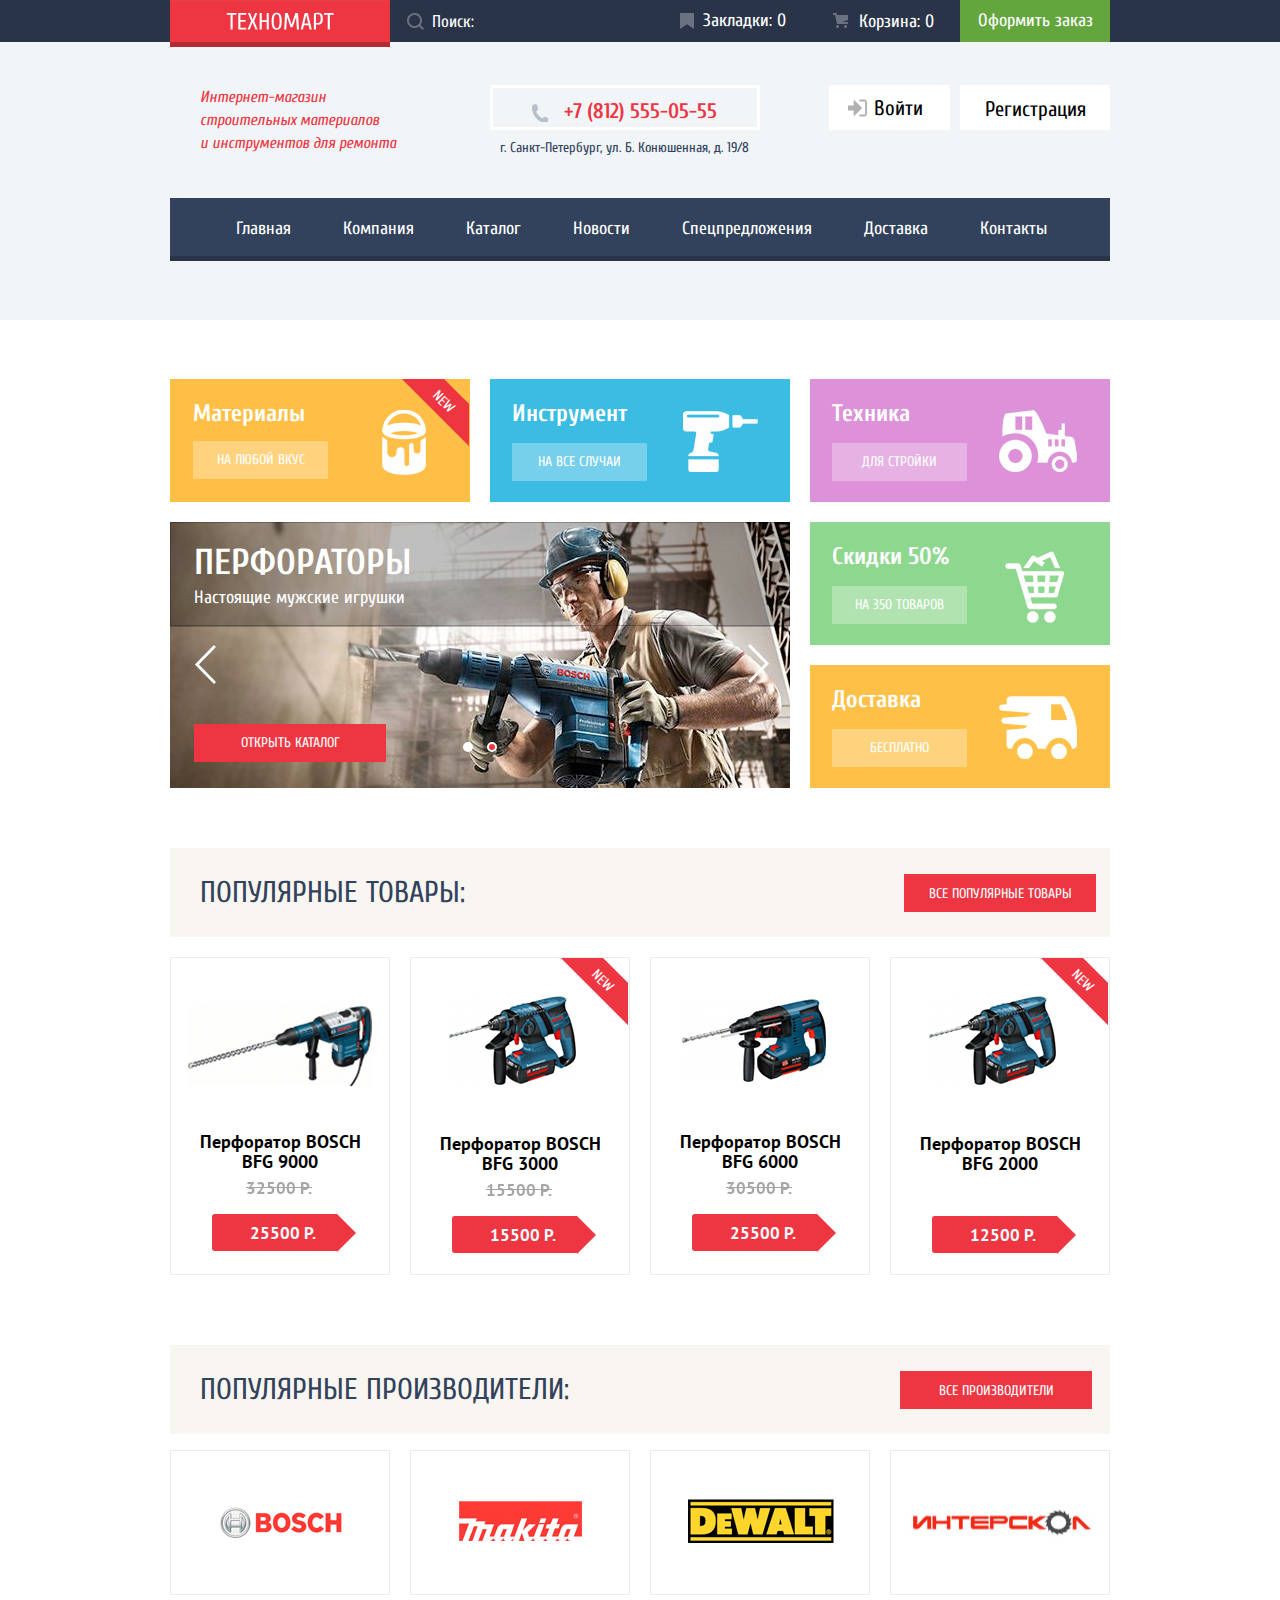
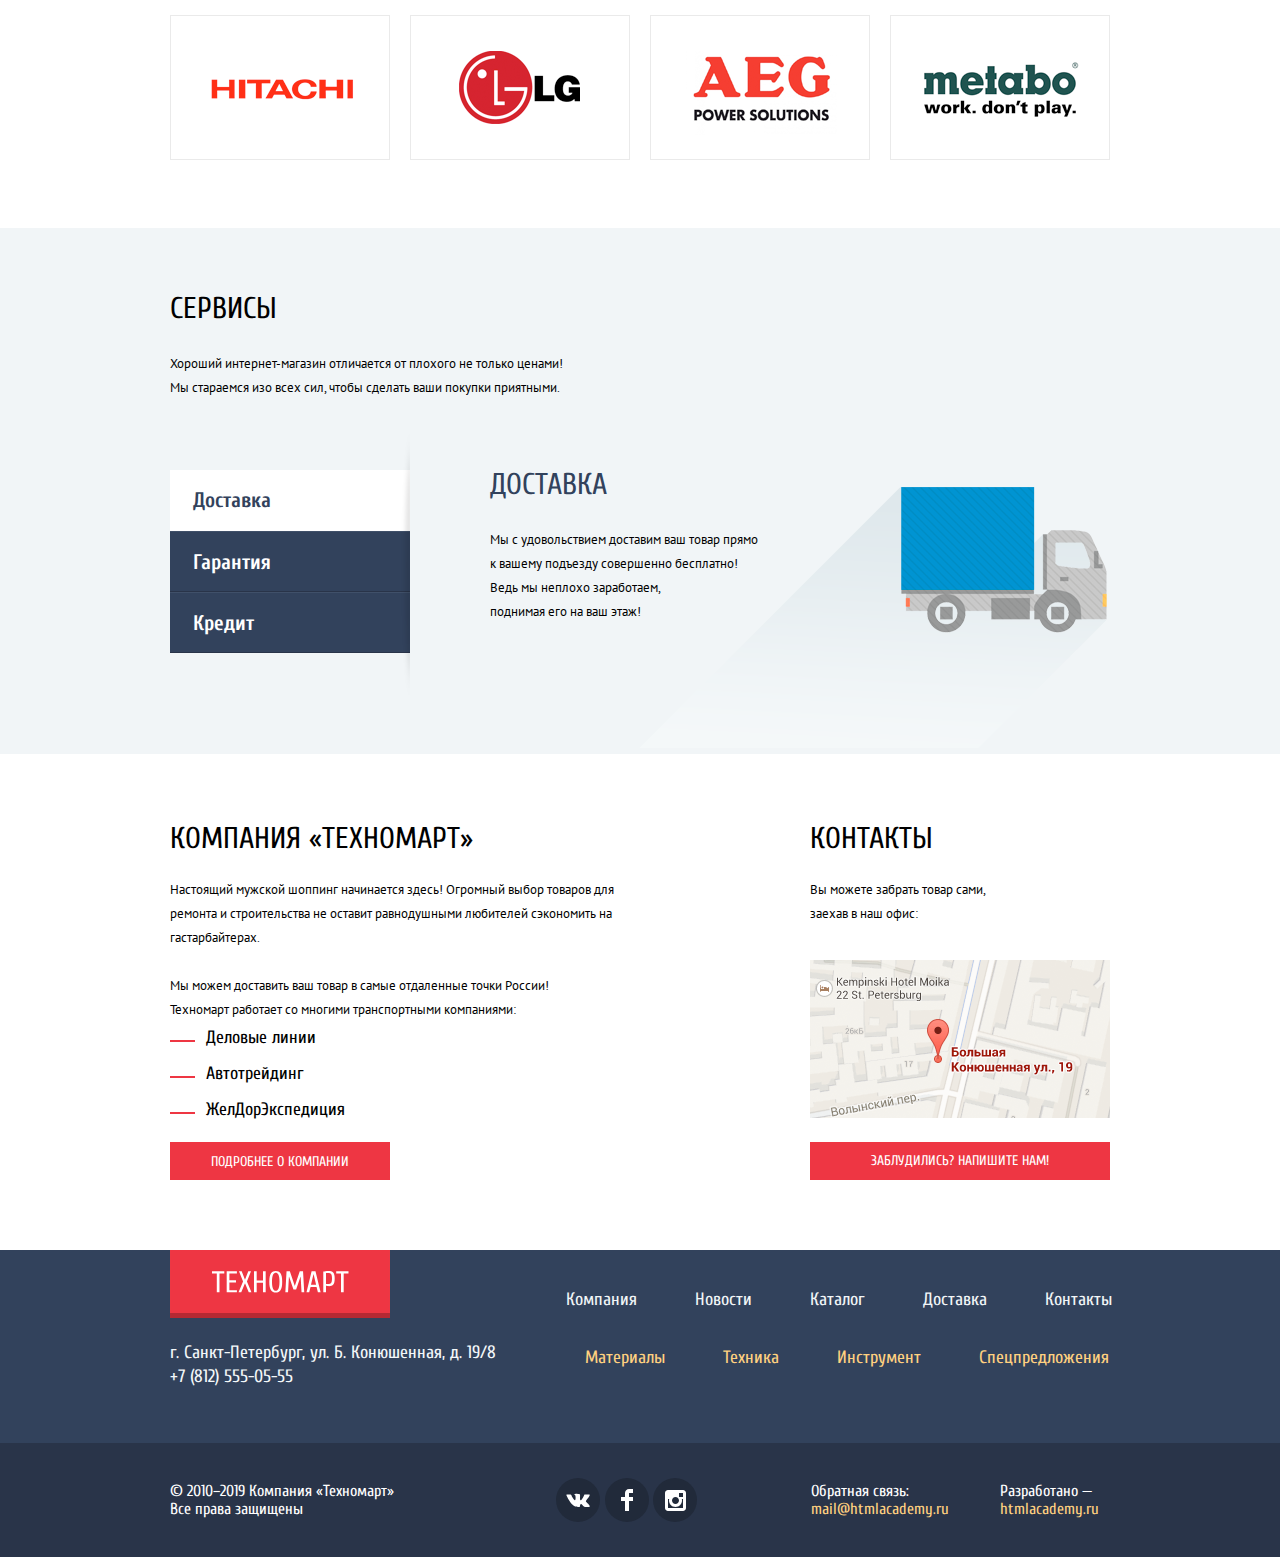
<file: index.html>
<!DOCTYPE html>
<html class="page" lang="ru">
  <head>
    <meta charset="utf-8">
    <title>HTML Academy: Техномарт</title>
    <link rel="stylesheet" href="https://fonts.googleapis.com/css2?family=Cuprum:ital,wght@0,400;0,700;1,400&display=swap">
    <link rel="stylesheet" href="https://fonts.googleapis.com/css2?family=Cuprum:ital,wght@0,400;0,700;1,400&family=PT+Sans:wght@400;700&display=swap">
    <link href="/css/normalize.css" rel="stylesheet">
    <link href="css/style.min.css" rel="stylesheet">
  </head>
  <body class="page-body">
      <header class="main-header">
          <div class="main-header-bar">
              <div class="header-title-wrapper">
                  <div class="header-title">
                      <a class="logo" href="index.html">
                          <img src="img/logotip.svg" width="220" height="47" alt="Техномарт">
                      </a>
                      <form class="search" method="get" enctype="multipart/form-data" action="https://echo.htmlacademy.ru">
                        <label class="visually-hidden search-label" for="search">Поиск на сайте</label>
                        <input class="search-input" type="search" name="search" id="search" placeholder="Поиск:">
                        <button class="visually-hidden" type="submit">Отправить</button>
                      </form>
                      <div class="link">
                          <a class="bookmarks" href="bookmarks.html">Закладки: 0
                              <svg class="bookmarks-icon" width="14" height="16" xmlns="http://www.w3.org/2000/svg">
                                  <path d="M14 15C14 15.55 13.632 15.741 13.182 15.426L7.819 11.661C7.369 11.346 6.632 11.346 6.182 11.661L0.818 15.426C0.368 15.741 0 15.55 0 15V1C0 0.45 0.45 0 1 0H13C13.55 0 14 0.45 14 1V15Z" fill="white"/>
                              </svg>
                          </a>
                          <a class="check" href="check.html">Корзина: 0
                              <svg class="check-icon" width="15" height="15" xmlns="http://www.w3.org/2000/svg">
                                  <path d="M4.5 15C5.32843 15 6 14.3284 6 13.5C6 12.6716 5.32843 12 4.5 12C3.67157 12 3 12.6716 3 13.5C3 14.3284 3.67157 15 4.5 15Z" fill="white"/>
                                  <path d="M12.5 15C13.3284 15 14 14.3284 14 13.5C14 12.6716 13.3284 12 12.5 12C11.6716 12 11 12.6716 11 13.5C11 14.3284 11.6716 15 12.5 15Z" fill="white"/>
                                  <path d="M15 2H4.07L3.648 0H0V2H2.031L4.016 11H15V9H9.441L15 6.951V2Z" fill="white"/>
                              </svg>
                          </a>
                      </div>
                      <button class="btn-green" type="button">Оформить заказ</button>
                  </div>
            </div>
          </div>
              <div class="header-inner-wrapper">
                  <div class="header-inner">
                      <div class="header-inner-row">
                          <p class="header-slogan">Интернет-магазин<br> строительных материалов<br> и инструментов для ремонта
                          </p>
                              <div class="header-contacts">
                                  <div class="telephone-link-border">
                                      <a class="telephone-link" href="tel:+78125550555">+7 (812) 555-05-55</a>
                                  </div>
                                  <p class="address">г. Санкт-Петербург, ул. Б. Конюшенная, д. 19/8</p>
                              </div>
                              <div class="user-navigation">
                                  <div class="user-login">
                                      <a class="login-link" href="login.html">Войти
                                          <svg class="login-icon" width="20" height="18" viewBox="0 0 20 18" xmlns="http://www.w3.org/2000/svg">
                                              <path d="M14.1667 9L5.71429 0.5V6.5H0V11.5H5.71429V17.5L14.1667 9Z"/>
                                              <path d="M16.1771 15.51H11.3895V17.5H16.1771C18.2514 17.5 19.0381 15.69 19.0619 14.474V3.528C19.0381 2.311 18.2514 0.5 16.1771 0.5H11.3895V2.49H16.1771C16.9762 2.49 17.1219 3.171 17.1391 3.547V14.451C17.1229 14.827 16.9762 15.51 16.1771 15.51Z"/>
                                          </svg>
                                      </a>
                                  </div>
                                  <div class="user-registration">
                                      <a class="registration-link" href="registration.html">Регистрация</a>
                                </div>
                              </div>
                      </div>
                      <div class="navigation-shadow">
                          <nav class="main-navigation">
                              <ul class="site-navigation">
                                  <li>
                                      <a class="link-menu" href="#">Главная</a>
                                  </li>
                                  <li>
                                      <a class="link-menu" href="company.html">Компания</a>
                                  </li>
                                  <li>
                                      <a class="link-menu"  href="catalog.html">Каталог</a>
                                  </li>
                                  <li>
                                      <a class="link-menu" href="news.html">Новости</a>
                                  </li>
                                  <li>
                                      <a class="link-menu" href="offers.html">Спецпредложения</a>
                                  </li>
                                  <li>
                                      <a class="link-menu" href="delivery.html">Доставка</a>
                                  </li>
                                  <li>
                                      <a class="link-menu" href="contacts.html">Контакты</a>
                                  </li>
                              </ul>
                          </nav>
                      </div>
                  </div>
              </div>
     </header>
    <main>
        <h1 class="visually-hidden">Строительный магазин</h1>
            <section>
                <div class="container">
                    <div class="container-features">
                        <div class="feature-item-materials features">
                            <h4 class="feature-item-title">Материалы</h4>
                            <img class="img-features img-materials" src="img/materials-icon.png" width="44" height="65" alt="Материалы">
                            <button type="button" class="feauture-button">На любой вкус</button>
                            <div class="new"></div>
                        </div>
                        <div class="feature-item-tool features">
                            <h4 class="feature-item-title">Инструмент</h4>
                            <img class="img-features img-tools"  src="img/tool-icon.png" width="75" height="61" alt="Инструмент">
                            <button type="button" class="feauture-button">На все случаи</button>
                        </div>
                        <div class="feature-item-tehnics features">
                            <h4 class="feature-item-title">Техника</h4>
                            <img class="img-features img-tehnics" src="img/technics-icon.png" width="78" height="62" alt="Техника">
                            <button type="button" class="feauture-button">Для стройки</button>
                        </div>
                        <div class="slider">
                            <div class="slider-container">
                                <div class="sliders">
                                    <div class="slider-item slide-current active" id="first">
                                      <h2 class="slider-title">Перфораторы</h2>
                                      <p class="slider-text">Настоящие мужские игрушки</p>
                                      <button type="button" class="button-red">Открыть каталог</button>
                                    </div>
                                    <div class="slider-next slide" id="second">
                                      <h2 class="slider-title">Дрели</h2>
                                      <p class="slider-text">Соседям на радость!</p>
                                      <button type="button" class="button-red">Открыть каталог</button>
                                    </div>
                                </div>
                            </div>
                            <div class="slider-controls-wrapper">
                                <div class="slider-left">
                                    <button class="btn-previous" type="button" aria-label="Назад"></button>
                                </div>
                                <div class="slider-right">
                                    <button class="btn-next" type="button" aria-label="Вперед"></button>
                                </div>
                                <div class="slider-controls">
                                    <button class="first-slide" type="button" aria-label="Первый слайд"></button>
                                    <button class="current second-slide" type="button" aria-label="Второй слайд"></button>
                                </div>
                            </div>
                        </div>
                        <div class="feature-item-discount">
                            <h4 class="feature-item-title">Скидки 50%</h4>
                            <img class="img-features img-discount" src="img/discounts-icon.png" width="59" height="72" alt="Скидки 50%">
                            <button type="button" class="feauture-button">На 350 товаров</button>
                        </div>
                        <div class="feature-item-delivery">
                            <h4 class="feature-item-title">Доставка</h4>
                            <img class="img-features img-delivery" src="img/delivery-icon.png" width="78" height="63" alt="Доставка">
                            <button type="button" class="feauture-button">Бесплатно</button>
                        </div>
                  </div>
              </div>
            </section>
            <section>
                <div class="container">
                    <div class="container-title">
                        <h3 class="container-title-goods">Популярные товары:</h3>
                        <a class="button-red goods" href="popular-goods.html">Все Популярные товары</a>
                    </div>
                        <div class="container-card-body">
                            <article class="card-body">
                                <div class="card-style">
                                    <div class="card-btn-hover">
                                        <button class="btn-green buy">КУПИТЬ</button>
                                        <button class="btn-green tobookmarks">В закладки</button>
                                    </div>
                                    <div class="card-img-container">
                                        <img class="card-img" src="img/snippet.png" width="184" height="164" alt="Перфоратор BOSCH BFG 9000">
                                    </div>
                                    <h4 class="card-title">Перфоратор BOSCH<br>BFG 9000</h4>
                                    <del class="old-price"><s>32500 Р.</s></del>
                                    <div class="card-price price-after">
                                        <p class="card-text">25500 Р.</p>
                                    </div>
                                </div>
                              </article>
                              <article class="card-body">
                                  <div class="card-style">
                                      <div class="card-btn-hover">
                                          <button class="btn-green buy">КУПИТЬ</button>
                                          <button class="btn-green tobookmarks">В закладки</button>
                                    </div>
                                    <div class="card-img-container">
                                        <img class="card-img img-snippet" src="img/snippet-18927.png" width="127" height="112" alt="Перфоратор BOSCH BFG 3000">
                                    </div>
                                    <div class="new"></div>
                                    <h4 class="card-title title-snippet">Перфоратор BOSCH<br>BFG 3000</h4>
                                    <del class="old-price"><s>15500 Р.</s></del>
                                    <div class="card-price">
                                        <p class="card-text">15500 Р.</p>
                                    </div>
                                  </div>
                              </article>
                              <article class="card-body">
                                  <div class="card-style">
                                      <div class="card-btn-hover">
                                          <button class="btn-green buy">КУПИТЬ</button>
                                          <button class="btn-green tobookmarks">В закладки</button>
                                    </div>
                                      <div class="card-img-container">
                                          <img class="card-img img-snippet2" src="img/snippet-945.png" width="144" height="128" alt="Перфоратор BOSCH BFG 6000">
                                      </div>
                                      <h4 class="card-title">Перфоратор BOSCH<br>BFG 6000</h4>
                                      <del class="old-price"><s>30500 Р.</s></del>
                                      <div class="card-price">
                                          <p class="card-text">25500 Р.</p>
                                      </div>
                                  </div>
                              </article>
                              <article class="card-body">
                                  <div class="card-style">
                                      <div class="card-btn-hover">
                                          <button class="btn-green buy">КУПИТЬ</button>
                                          <button class="btn-green tobookmarks">В закладки</button>
                                    </div>
                                    <div class="card-img-container">
                                        <img class="card-img img-snippet" src="img/snippet-18927.png" width="127" height="112" alt="Перфоратор BOSCH BFG 2000">
                                      </div>
                                      <div class="new"></div>
                                        <h4 class="card-title title-snippet">Перфоратор BOSCH<br>BFG 2000</h4>
                                        <del class="old-price"><s></s></del>
                                        <div class="card-price">
                                            <p class="card-text">12500 Р.</p>
                                      </div>
                                  </div>
                              </article>
                        </div>
                </div>
            </section>
            <section>
                <div class="container popular-goods">
                    <div class="container-title">
                        <h3 class="container-title-goods">Популярные Производители:</h3>
                        <a class="button-red goods btn-firms" href="popular-firms">Все производители</a>
                    </div>
                        <ul class="list-goods">
                            <li class="box">
                                <a  class="box-img" href="bosh.html">
                                    <img class="card-img-producer bosch" src="img/bosch.png" width="126" height="37" alt="bosch">
                                </a>
                            </li>
                            <li class="box">
                                <a class="box-img" href="makita.html">
                                    <img class="card-img-producer makita" src="img/makita.png" width="123" height="40" alt="makita">
                                </a>
                            </li>
                            <li class="box">
                                <a class="box-img" href="dewalt.html">
                                    <img class="card-img-producer dewalt" src="img/dewalt.png" width="146" height="44" alt="dewalt">
                                </a>
                            </li>
                            <li class="box">
                                <a class="box-img" href="interskol.html">
                                    <img class="card-img-producer interskol" src="img/interskol.png" width="200" height="75" alt="interskol">
                                </a>
                            </li>
                            <li class="box">
                                <a class="box-img" href="hitachi.html">
                                    <img class="card-img-producer hitachi" src="img/hitachi.png" width="169" height="31" alt="hitachi">
                                </a>
                            </li>
                            <li class="box">
                                <a class="box-img" href="lg.html">
                                    <img class="card-img-producer lg" src="img/lg.png" width="121" height="73" alt="lg">
                                </a>
                            </li>
                            <li class="box">
                                <a class="box-img" href="aeg.html">
                                    <img class="card-img-produce aeg" src="img/aeg.png" width="151" height="96" alt="aeg">
                                </a>
                            </li>
                            <li class="box">
                                <a class="box-img" href="metabo.html">
                                    <img class="card-img-producer metabo" src="img/metabo.png" width="204" height="69" alt="metabo">
                                </a>
                            </li>
                        </ul>
                </div>
            </section>
            <section class="service-body">
                <div class="container service">
                    <div class="service">
                        <div class="wrapper-service">
                            <h3 class="service-title">Сервисы</h3>
                            <p class="service-delivery-text">
                                Хороший интернет-магазин отличается от плохого не только ценами!
                                <br>Мы стараемся изо всех сил, чтобы сделать ваши покупки приятными.
                            </p>
                          </div>
                            <div class="container-button-block">
                                <ul class="button-block">
                                    <li>
                                        <button class="button-delivery" type="button">Доставка</button>
                                    </li>
                                    <li>
                                        <button class=" button-delivery button-garant" type="button">Гарантия</button>
                                    </li>
                                    <li>
                                        <button class="button-delivery button-credit" type="button">Кредит</button>
                                    </li>
                                </ul>
                                <div class="wrapper-delivery slide-current">
                                    <img src="img/postalcar.svg" width="468" height="261" alt="Почтовый грузовик" class="postalcar">
                                    <p class="delivery-title">Доставка</p>
                                    <p class="service-delivery-text">
                                        Мы с удовольствием доставим ваш товар прямо<br>
                                        к вашему подъезду совершенно бесплатно!<br>
                                        Ведь мы неплохо заработаем,<br>
                                        поднимая его на ваш этаж!
                                      </p>
                                </div>
                                <div class="wrapper-delivery slide">
                                    <img src="img/garant.svg" width="389" height="283" alt="Сертификат гарантии" class="img-garant">
                                    <p class="delivery-title">Гарантия</p>
                                    <p class="service-delivery-text">
                                      Если купленный у нас товар поломается или заискрит,
                                      <br>а также в случае пожара, спровоцированного его <br>возгоранием, вы всегда можете быть уверены в нашей <br>гарантии. Мы обменяем сгоревший товар на новый.
                                      <br>Дом уж восстановите как-нибудь сами.
                                      </p>
                                </div>
                                <div class="wrapper-delivery slide">
                                    <img src="img/credit.svg" width="465" height="285" alt="Бумаги для кредита" class="img-credit">
                                    <p class="delivery-title">Кредит</p>
                                    <p class="service-delivery-text">
                                      Залезть в долговую яму стало проще!
                                      <br>Кредитные консультанты придут вам на помощь.
                                    </p>
                                    <button class="button-credit btn-credit" type="button">Отправить заявку</button>
                                </div>
                            </div>
                    </div>
                </div>
            </section>
            <section>
                <div class="container">
                    <div class="index-columns">
                        <div class="company">
                            <h3 class="service-title">Компания «Техномарт»</h3>
                            <p  class="company-text">
                            Настоящий мужской шоппинг начинается здесь! Огромный выбор товаров для ремонта и строительства не оставит равнодушными любителей сэкономить на гастарбайтерах.
                            </p>
                            <p class="company-text paragraph-text">Мы можем доставить ваш товар в самые отдаленные точки России!<br>
                              Техномарт работает со многими транспортными компаниями:
                            </p>
                                <ul class="company-collaboration">
                                    <li class="collaboration-item">
                                        <p>Деловые линии</p>
                                    </li>
                                    <li class="collaboration-item">
                                        <p>Автотрейдинг</p>
                                    </li>
                                    <li class="collaboration-item">
                                        <p>ЖелДорЭкспедиция</p>
                                    </li>
                                </ul>
                                <a class="btn-company button-red" href="company.html">Подробнее о компании</a>
                        </div>
                        <div class="contacts">
                            <h3 class="service-title">Контакты</h3>
                            <p>Вы можете забрать товар сами, <br>заехав в наш офис:</p>
                            <a class="google-map" href="googlemap.html">
                            </a>
                            <button class="button-red btn-feedback" type="button">Заблудились? Напишите нам!</button>
                        </div>
                    </div>
                </div>
            </section>
  </main>
  <footer class="page-footer">
      <div class="footer-inner">
          <div class="footer_header-title">
              <div class="footer-block">
                  <a class="logo footer-logo">
                      <img src="img/logo-footer.svg" width="220" height="68" alt="Техномарт">
                  </a>
                  <div class="footer-address">
                      <p>г. Санкт-Петербург, ул. Б. Конюшенная, д. 19/8</p>
                      <a class="white-link" href="tel:+78125550555">+7 (812) 555-05-55</a>
                  </div>
              </div>
              <div class="nav-footer-navigation">
                  <nav class="footer-navigation">
                      <ul class="footer-site-navigation">
                        <li>
                          <a href="company.html">Компания</a>
                      </li>
                      <li>
                          <a href="news.html">Новости</a>
                      </li>
                      <li>
                        <a href="catalog.html">Каталог</a>
                      </li>
                      <li>
                          <a href="delivery.html">Доставка</a>
                      </li>
                      <li>
                          <a href="contacts.html">Контакты</a>
                      </li>
                      </ul>
                      <ul class="list-navigation">
                          <li>
                              <a class="inner-nav" href="#">Материалы</a>
                          </li>
                          <li>
                              <a class="inner-nav" href="#">Техника</a>
                          </li>
                          <li>
                              <a class="inner-nav" href="#">Инструмент</a>
                          </li>
                          <li>
                              <a class="inner-nav" href="#">Спецпредложения</a>
                          </li>
                      </ul>
                  </nav>
              </div>
          </div>
      </div>
      <div class="footer-row">
          <div class="footer-row-bacground">
              <div class="copyright">
                  <p>© 2010–2019 Компания «Техномарт»</p>
                  <p>Все права защищены</p>
              </div>
              <div class="social">
                  <ul>
                      <li>
                          <a class="social-button" href="#">
                              <span class="visually-hidden">Вконтакте</span>
                              <svg width="25" height="14" viewBox="0 0 26 15" fill="none" xmlns="http://www.w3.org/2000/svg">
                                  <path d="M15.5403 11.7281C16.4609 11.4384 17.6396 13.6406 18.8943 14.4834C19.8361 15.1219 20.5573 14.9841 20.5573 14.9841L23.9017 14.9372C23.9017 14.9372 25.6495 14.8322 24.8233 13.4803C24.7549 13.3678 24.3389 12.4781 22.334 10.6472C20.2376 8.73186 20.5217 9.04218 23.0456 5.73093C24.5835 3.71249 25.1988 2.47968 25.0062 1.95468C24.8213 1.44936 23.6918 1.58061 23.6918 1.58061L19.9237 1.60593C19.5568 1.60686 19.2458 1.71749 19.1042 2.08874C19.1013 2.09249 18.5062 3.65061 17.7127 4.9753C16.0362 7.77749 15.367 7.92655 15.0896 7.75124C14.4531 7.3453 14.6139 6.1228 14.6139 5.25374C14.6139 2.5378 15.0299 1.4053 13.7993 1.1128C13.3881 1.0153 13.0876 0.951552 12.039 0.942177C10.6985 0.922489 9.5603 0.942177 8.91511 1.25061C8.4866 1.45968 8.15822 1.91811 8.35756 1.94436C8.60793 1.97718 9.16934 2.09436 9.46978 2.49374C9.85593 3.01124 9.84437 4.17093 9.84437 4.17093C9.84437 4.17093 10.0649 7.36874 9.32437 7.7653C8.81593 8.03718 8.12067 7.48218 6.62519 4.9378C5.86156 3.63655 5.28474 2.19843 5.28474 2.19843C5.28474 2.19843 5.17304 1.93124 4.97082 1.78499C4.73008 1.61155 4.39304 1.55624 4.39304 1.55624L0.816594 1.57874C0.816594 1.57874 0.279261 1.59374 0.0818532 1.82436C-0.0934061 2.02874 0.0674088 2.45061 0.0674088 2.45061C0.0674088 2.45061 2.86867 8.90155 6.04067 12.1509C8.94882 15.1341 12.2537 14.9362 12.2537 14.9362H13.7511C13.7511 14.9362 14.2027 14.8856 14.4339 14.6437C14.6496 14.4187 14.6399 13.9959 14.6399 13.9959C14.6399 13.9959 14.6101 12.0187 15.5403 11.7281Z" fill="white"/>
                              </svg>
                            </a>
                        </li>
                      <li>
                          <a class="social-button" href="#">
                              <span class="visually-hidden">Фейсбук</span>
                              <svg width="12" height="22" viewBox="0 0 12 22" fill="none" xmlns="http://www.w3.org/2000/svg">
                                  <path d="M12 4V0H8C5.79086 0 4 1.79086 4 4V8H0V12H4V22H8V12H12V8H8V4H12Z" fill="white"/>
                              </svg>
                            </a>
                      </li>
                      <li>
                          <a class="social-button" href="#">
                              <span class="visually-hidden">Инстаграм</span>
                              <svg width="21" height="21" viewBox="0 0 21 21" fill="none" xmlns="http://www.w3.org/2000/svg">
                                  <path fill-rule="evenodd" clip-rule="evenodd" d="M3 0H18C19.65 0 21 1.35 21 3V18C21 19.65 19.65 21 18 21H3C1.35 21 0 19.65 0 18V3C0 1.35 1.35 0 3 0ZM14 10.5C14 8.57 12.43 7 10.5 7C8.57 7 7 8.57 7 10.5C7 12.43 8.57 14 10.5 14C12.43 14 14 12.43 14 10.5ZM3 18V9H4.181C4.0626 9.49127 4.00186 9.99467 4 10.5C4 14.0899 6.91015 17 10.5 17C14.0899 17 17 14.0899 17 10.5C16.9986 9.99464 16.9379 9.49118 16.819 9H18V18H3ZM14 7H18V3H14V7Z" fill="white"/>
                              </svg>
                          </a>
                      </li>
                  </ul>
              </div>
              <div class="feedback">
                  <p class="feedback-tekst">Обратная связь:
                      <a class="feedback-item" href="mailto:mail@htmlacademy.ru" rel="copyright"><br>mail@htmlacademy.ru
                      </a>
                  </p>
                  <div class="feedback-item-second">
                      <p>Разработано —
                          <a class="feedback-item" href="https://htmlacademy.ru" rel="copyright"><br>htmlacademy.ru
                          </a>
                      </p>
                  </div>
              </div>
          </div>
      </div>
  </footer>

  <section class="modal modal-feedback">
      <h3 class="visually-hidden service-title modal-title">Свяжитесь с нами</h3>
      <form class="feedback-form" action="#" method="post">
          <fieldset class="feedback-field">
              <div class="form-wrapper">
                  <div class="topline">
                      <div>
                          <label for="username">Ваше имя:</label>
                          <input class="feedback-input" type="text" name="login" id="username" placeholder="Имя Фамилия">
                      </div>
                      <div>
                          <label for="email">Ваш e-mail:</label>
                          <input class="feedback-input email-input" type="text" name="email" id="email" placeholder="email@example.com">
                      </div>
                  </div>
                  <div>
                      <label for="text">Текст письма:</label>
                      <textarea class="textarea-input feedback-input" name="textletter" cols="61" rows="6" id="text" placeholder="В свободной форме"></textarea>
                  </div>
              </div>
              <div class="form-btn">
                  <button class="button-red modal-btn btn-modalfeedback" type="submit">Отправить</button>
            </div>
          </fieldset>
      </form>
      <button class="modal-close" type="button" aria-label="Закрыть"></button>
  </section>

  <section class="modal modal-map">
      <h3 class="visually-hidden service-title modal-title">Как до нас добраться</h3>
      <iframe src="https://www.google.com/maps/embed?pb=!1m18!1m12!1m3!1d1998.6037872533238!2d30.320858716648157!3d59.938716481876206!2m3!1f0!2f0!3f0!3m2!1i1024!2i768!4f13.1!3m3!1m2!1s0x4696310fca145cc1%3A0x42b32648d8238007!2z0JHQvtC70YzRiNCw0Y8g0JrQvtC90Y7RiNC10L3QvdCw0Y8g0YPQuy4sIDE5LzgsINCh0LDQvdC60YIt0J_QtdGC0LXRgNCx0YPRgNCzLCDQoNC-0YHRgdC40Y8sIDE5MTE4Ng!5e0!3m2!1sru!2see!4v1603893562725!5m2!1sru!2see" width="943" height="449" allowfullscreen title="Офис компании по адресу ул. Большая Конюшенная 19/8, Санкт-Петербург"></iframe>
      <button class="modal-close" type="button" aria-label="Закрыть"></button>
  </section>

<section class="modal modal-check">
  <h4 class="card-title modal-title-check">Товар добавлен в корзину!</h4>
  <div class="btn-wrapper">
      <button class="button-red modal-btn-buy" type="button">Оформить заказ</button>
      <button class="button-red modal-btn-buy btn-continue" type="button">Продолжить Покупки</button>
  </div>
  <button class="modal-close" type="button" aria-label="Закрыть"></button>
</section>

<section class="modal modal-login">
    <h3 class="service-title modal-title">Личный кабинет</h3>
    <form class="login-form" action="https://echo.htmlacademy.ru" method="post">
        <p class="reset">
            <label class="login-title" for="login-login">Логин</label>
            <input class="login-icon-user" id="login-login" type="email" name="login" placeholder="email@example.com">
        </p>
        <p class="reset">
            <label class="login-title" for="login-password">Пароль</label>
            <input class="modal-icon-pass" id="login-password" type="password" name="password" placeholder="••••••••">
        </p>
        <p class="login-help reset">
            <label class="login-checkbox">
            <input class="checkremember" type="checkbox" name="remember" checked>
            <span class="checkbox-indicator"></span>
              Запомните меня
            </label>
        </p>
        <a class="restore" href="#">Я забыл пароль!</a>
        <button class="button-red modal-btn" type="submit">Войти</button>
    </form>
    <button class="modal-close" type="button" aria-label="Закрыть"></button>
</section>

<script src="js/min.js"></script>

</body>
</html>
</file>
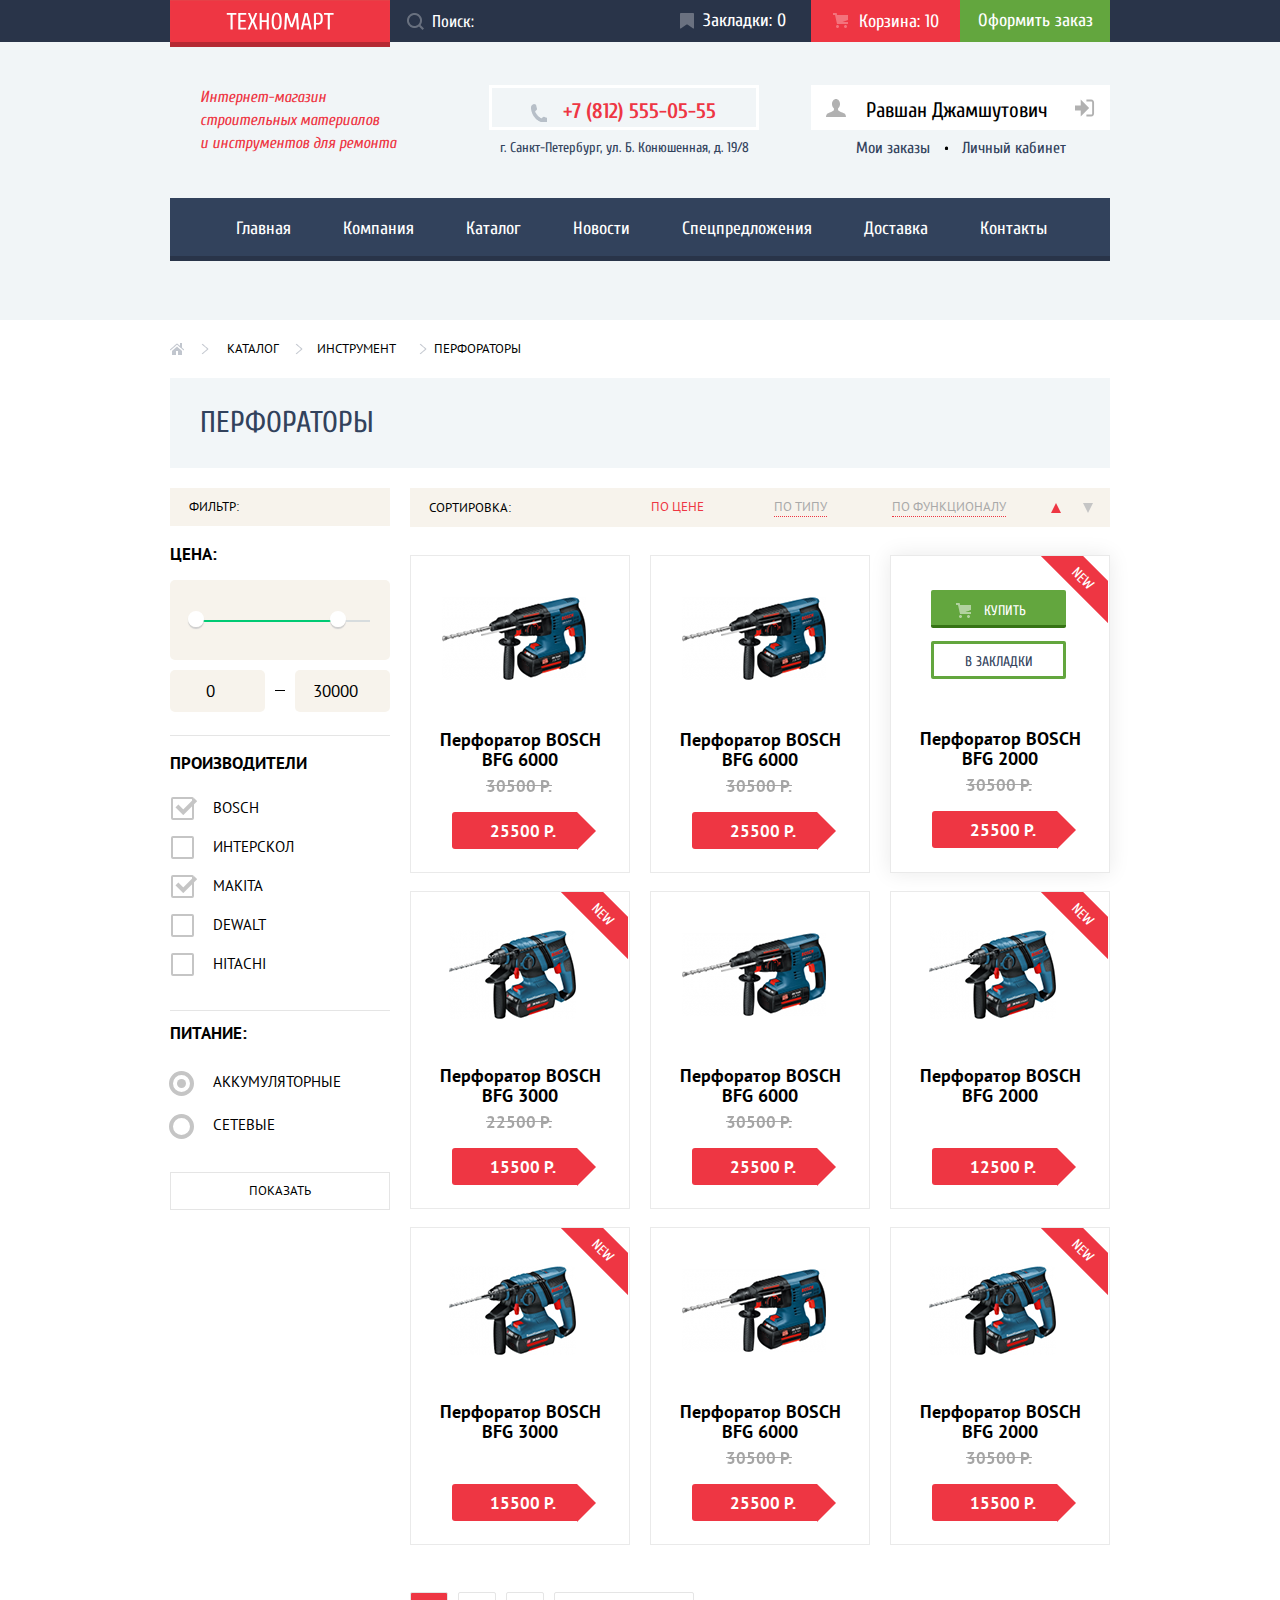
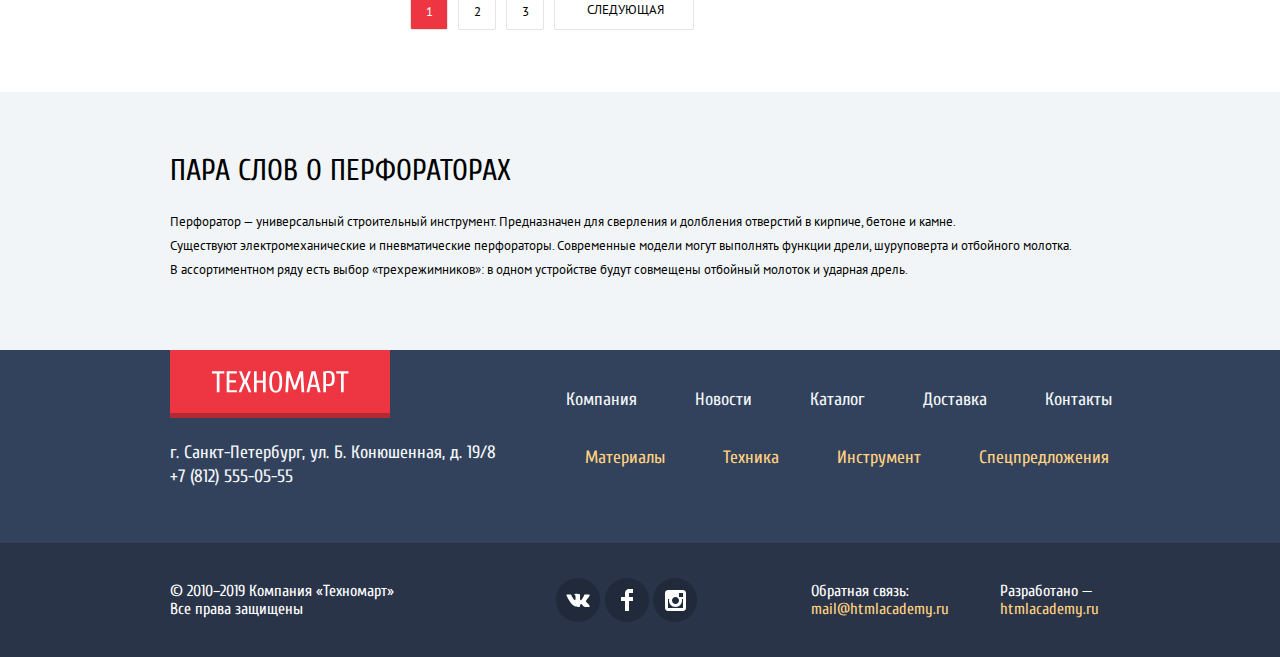
<file: catalog.html>
<!DOCTYPE html>
<html class="page" lang="ru">
  <head>
    <meta charset="utf-8">
    <title>HTML Academy: Техномарт</title>
    <link rel="stylesheet" href="https://fonts.googleapis.com/css2?family=Cuprum:ital,wght@0,400;0,700;1,400&display=swap">
    <link rel="stylesheet" href="https://fonts.googleapis.com/css2?family=Cuprum:ital,wght@0,400;0,700;1,400&family=PT+Sans:wght@400;700&display=swap">
    <link href="/css/normalize.css" rel="stylesheet">
    <link href="css/style.min.css" rel="stylesheet">
  </head>
  <body class="page-body">
      <header class="main-header">
          <div class="main-header-bar">
              <div class="header-title-wrapper">
                  <div class="header-title">
                      <a class="logo" href="index.html">
                          <img src="img/logotip.svg" width="220" height="47" alt="Техномарт">
                      </a>
                      <form class="search" method="get" enctype="multipart/form-data" action="https://echo.htmlacademy.ru">
                          <label class="visually-hidden search-label" for="search">Поиск на сайте</label>
                          <input class="search-input" type="search" name="search" id="search" placeholder="Поиск:">
                          <button class="visually-hidden" type="submit">Отправить</button>
                      </form>
                      <div class="link">
                          <a class="bookmarks" href="bookmarks.html">Закладки: 0
                              <svg class="bookmarks-icon" width="14" height="16" xmlns="http://www.w3.org/2000/svg">
                                  <path d="M14 15C14 15.55 13.632 15.741 13.182 15.426L7.819 11.661C7.369 11.346 6.632 11.346 6.182 11.661L0.818 15.426C0.368 15.741 0 15.55 0 15V1C0 0.45 0.45 0 1 0H13C13.55 0 14 0.45 14 1V15Z" fill="white"/>
                              </svg>
                          </a>
                          <a class="check active" href="check.html">Корзина: 10
                              <svg class="check-icon" width="15" height="15" xmlns="http://www.w3.org/2000/svg">
                                  <path d="M4.5 15C5.32843 15 6 14.3284 6 13.5C6 12.6716 5.32843 12 4.5 12C3.67157 12 3 12.6716 3 13.5C3 14.3284 3.67157 15 4.5 15Z" fill="white"/>
                                  <path d="M12.5 15C13.3284 15 14 14.3284 14 13.5C14 12.6716 13.3284 12 12.5 12C11.6716 12 11 12.6716 11 13.5C11 14.3284 11.6716 15 12.5 15Z" fill="white"/>
                                  <path d="M15 2H4.07L3.648 0H0V2H2.031L4.016 11H15V9H9.441L15 6.951V2Z" fill="white"/>
                              </svg>
                          </a>
                      </div>
                      <button class="btn-green" type="button">Оформить заказ</button>
                  </div>
              </div>
          </div>
          <div class="header-inner-wrapper">
              <div class="header-inner">
                  <div class="header-inner-row">
                      <p class="header-slogan">Интернет-магазин<br>строительных материалов<br>и инструментов для ремонта</p>
                          <div class="header-contacts catalog-header-contacts">
                              <div class="telephone-link-border">
                                  <a class="telephone-link" href="tel:+78125550555">+7 (812) 555-05-55</a>
                              </div>
                                  <p class="address">г. Санкт-Петербург, ул. Б. Конюшенная, д. 19/8</p>
                          </div>
                          <div class="user-navigation">
                              <div class="user-navigation-login">
                                  <a class="user" href="blank.html">Равшан Джамшутович
                                      <svg class="login-usericon" width="20" height="18" xmlns="http://www.w3.org/2000/svg">
                                          <path d="M17.881 14.166C15.737 13.431 13.625 12.5 12.674 11.776C12.017 11.275 11.904 10.158 12.157 9.361C13.275 8.458 14.021 6.884 14.021 5.083C14.021 2.276 12.221 0 10 0C7.77902 0 5.97901 2.276 5.97901 5.083C5.97901 6.884 6.72501 8.457 7.84201 9.36C8.09501 10.158 7.98302 11.275 7.32502 11.776C6.37502 12.5 4.26201 13.43 2.11801 14.166C-0.0259852 14.902 1.48343e-05 18 1.48343e-05 18H20C20 18 20.025 14.901 17.881 14.166Z"/>
                                      </svg>
                                      <svg class="user-icon" width="20" height="18" xmlns="http://www.w3.org/2000/svg">
                                          <path d="M14.1667 9L5.71429 0.5V6.5H0V11.5H5.71429V17.5L14.1667 9Z"/>
                                          <path d="M16.1771 15.51H11.3895V17.5H16.1771C18.2514 17.5 19.0381 15.69 19.0619 14.474V3.528C19.0381 2.311 18.2514 0.5 16.1771 0.5H11.3895V2.49H16.1771C16.9762 2.49 17.1219 3.171 17.1391 3.547V14.451C17.1229 14.827 16.9762 15.51 16.1771 15.51Z"/>
                                      </svg>
                                  </a>
                                      <div class="user-profil">
                                          <a class="profil" href="blank.html"><br>Мои заказы</a>
                                          <svg class="dot" width="4" height="5" viewBox="0 0 4 5"  xmlns="http://www.w3.org/2000/svg">
                                              <path fill-rule="evenodd" clip-rule="evenodd" d="M2.00025 0.994141C3.09717 0.994141 3.98644 1.88357 3.98644 2.9801C3.98644 4.07758 3.09717 4.96647 2.00025 4.96647C0.903122 4.96647 0.013916 4.07758 0.013916 2.9801C0.013916 1.88357 0.903122 0.994141 2.00025 0.994141Z"/>
                                              <path fill-rule="evenodd" clip-rule="evenodd" d="M2.00025 0.994141C3.09717 0.994141 3.98644 1.88357 3.98644 2.9801C3.98644 4.07758 3.09717 4.96647 2.00025 4.96647C0.903122 4.96647 0.013916 4.07758 0.013916 2.9801C0.013916 1.88357 0.903122 0.994141 2.00025 0.994141Z"/>
                                          </svg>
                                          <a class="profil profil-private" href="blank.html">Личный кабинет</a>
                                      </div>
                                </div>
                          </div>
                  </div>
                  <div class="navigation-shadow">
                      <nav class="main-navigation">
                          <ul class="site-navigation">
                              <li>
                                  <a class="link-menu" href="index.html">Главная</a>
                              </li>
                              <li>
                                  <a class="link-menu" href="company.html">Компания</a>
                              </li>
                              <li>
                                  <a class="link-menu"  href="catalog.html">Каталог</a>
                              </li>
                              <li>
                                  <a class="link-menu" href="news.html">Новости</a>
                              </li>
                              <li>
                                  <a class="link-menu" href="offers.html">Спецпредложения</a>
                              </li>
                              <li>
                                  <a class="link-menu" href="delivery.html">Доставка</a>
                              </li>
                              <li>
                                  <a class="link-menu" href="contacts.html">Контакты</a>
                              </li>
                          </ul>
                      </nav>
                  </div>
              </div>
          </div>
     </header>
    <main class="page-catalog">
        <div class="container">
            <div class="breadcrumbs-navigation-wrapper">
                <nav class="breadcrumbs-navigation">
                    <ul class="breadcrumbs">
                        <li>
                            <a class="nav-home" href="index.html" aria-label="Главная страница"></a>
                        </li>
                        <li>
                            <a class="nav-catalog" href="catalog.html">Каталог</a>
                        </li>
                        <li>
                            <a class="nav-tools" href="blank.html">Инструмент</a>
                        </li>
                        <li class="nav-product">
                            Перфораторы
                        </li>
                    </ul>
                </nav>
            </div>
            <div class="catalog-header">
                <h3 class="container-title-goods">Перфораторы</h3>
            </div>
            <div class="catalog-main">
                <section>
                    <h4 class="visually-hidden">Фильтр товаров</h4>
                    <div class="filters-section">
                        <form class="filters-section-form" method="GET" action="https://echo.htmlacademy.ru">
                            <fieldset class="filter-list">
                                <div class="filter-column">
                                    <span class="filter-list-title">Фильтр:</span>
                                </div>
                            </fieldset>
                            <fieldset class="filter-price-item price-title">
                                <legend>Цена:</legend>
                                    <div class="range-filter">
                                        <div class="range-controls">
                                            <div class="scale">
                                                <div class="bar"></div>
                                            </div>
                                                <div class="toggle toggle-min" tabindex="0"></div>
                                                <div class="toggle toggle-max" tabindex="0"></div>
                                            </div>
                                            <div class="price-controls">
                                                <label class="min-price">
                                                    <input type="number" name="min-price" value="0">
                                                </label>
                                                <label class="max-price">
                                                    <input type="number" name="max-price" value="30000">
                                                </label>
                                            </div>
                                    </div>
                            </fieldset>
                            <fieldset class="filter-price-item">
                                <legend class="filter-title-catalog filter-producer">Производители</legend>
                                    <ul class="filter-item-name">
                                        <li class="filter-option filter-checkbox">
                                            <input class="visually-hidden filter-input-checkbox filter-input" type="checkbox" name="subscribe" id="filter-bosch" checked>
                                            <label class="check-label" for="filter-bosch">BOSCH</label>
                                        </li>
                                        <li class="filter-option filter-checkbox">
                                            <input class="visually-hidden filter-input-checkbox filter-input" type="checkbox" name="subscribe" id="filter-interskol">
                                            <label class="check-label" for="filter-interskol">ИНТЕРСКОЛ</label>
                                        </li>
                                        <li class="filter-option filter-checkbox">
                                            <input class="visually-hidden filter-input-checkbox filter-input" type="checkbox" name="subscribe" id="filter-makita" checked>
                                            <label class="check-label" for="filter-makita">MAKITA</label>
                                        </li>
                                        <li class="filter-option filter-checkbox">
                                            <input class="visually-hidden filter-input-checkbox filter-input" type="checkbox" name="subscribe" id="filter-dewalt">
                                            <label class="check-label" for="filter-dewalt">DEWALT</label>
                                        </li>
                                        <li class="filter-option filter-checkbox">
                                            <input class="visually-hidden filter-input-checkbox filter-input" type="checkbox" name="subscribe" id="filter-hitachi">
                                            <label class="check-label" for="filter-hitachi">HITACHI</label>
                                        </li>
                                    </ul>
                            </fieldset>
                            <fieldset class="filter-price-item filter-radio-item">
                                <legend class="filter-title-catalog filter-nutrion">Питание:</legend>
                                    <ul class="filter-item-name">
                                        <li class="filter-option filter-radio">
                                            <input class="visually-hidden filter-input-radio filter-input" type="radio" name="nutrition" value="nutrition" id="filter-battery" checked>
                                            <label class="input-battery" for="filter-battery">Аккумуляторные</label>
                                        </li>
                                        <li class="filter-option filter-radio filter-checkbox">
                                            <input class="visually-hidden filter-input-radio filter-input" type="radio" name="nutrition" value="network" id="filter-network">
                                            <label class="input-battery" for="filter-network">Сетевые</label>
                                        </li>
                                    </ul>
                            </fieldset>
                            <button class="btn-catalog" type="submit">Показать</button>
                        </form>
                    </div>
                </section>
                <section class="catalog-content">
                    <h3 class="visually-hidden">Список перфораторов</h3>
                        <div class="sorting">
                            <div class="sorting-form">
                                <span class="list">Сортировка:</span>
                                    <ul class="sorting-title-wrapper">
                                        <li>
                                            <a class="list-price dropdown dropdown-current" href="#">По цене</a>
                                        </li>
                                        <li>
                                            <a class="list-type dropdown" href="#">По типу</a>
                                        </li>
                                        <li>
                                            <a class="list-functional dropdown" href="#">По функционалу</a>
                                        </li>
                                    </ul>
                                    <ul class="sorting-direction ">
                                        <li>
                                            <a class="up-dir active" href="#" aria-label="По возростанию"></a>
                                        </li>
                                        <li>
                                            <a class="down-dir" href="#" aria-label="По убыванию"></a>
                                        </li>
                                    </ul>
                            </div>
                        </div>
                        <div class="container-card-body catalog-results">
                            <article class="card-body card-body-catalog">
                                <div class="card-style catalog-style">
                                    <div class="card-btn-hover">
                                        <button class="btn-green buy">КУПИТЬ</button>
                                        <button class="btn-green tobookmarks">В закладки</button>
                                    </div>
                                    <div class="card-img-container">
                                        <img class="card-img img-snippet2" src="img/snippet-945.png" width="144" height="128" alt="Перфоратор BOSCH BFG 6000">
                                    </div>
                                    <h4 class="card-title">Перфоратор BOSCH<br>BFG 6000</h4>
                                    <del class="old-price"><s>30500 Р.</s></del>
                                    <div class="card-price price-after">
                                        <p class="card-text">25500 Р.</p>
                                    </div>
                                </div>
                              </article>
                              <article class="card-body card-body-catalog">
                                  <div class="card-style catalog-style">
                                      <div class="card-btn-hover">
                                          <button class="btn-green buy">КУПИТЬ</button>
                                          <button class="btn-green tobookmarks">В закладки</button>
                                      </div>
                                      <div class="card-img-container">
                                          <img class="card-img img-snippet2" src="img/snippet-945.png" width="144" height="128" alt="Перфоратор BOSCH BFG 6000">
                                      </div>
                                      <h4 class="card-title">Перфоратор BOSCH<br>BFG 6000</h4>
                                      <del class="old-price"><s>30500 Р.</s></del>
                                      <div class="card-price price-after">
                                          <p class="card-text">25500 Р.</p>
                                      </div>
                                  </div>
                              </article>
                              <article class="card-body card-body-catalog">
                                  <div class="card-style catalog-style card-hover">
                                      <div class="new"></div>
                                      <div class="catalog-btn-hover">
                                          <button class="btn-green buy">КУПИТЬ</button>
                                          <button class="btn-green tobookmarks">В закладки</button>
                                      </div>
                                      <h4 class="card-title bfg2000">Перфоратор BOSCH <br>BFG 2000</h4>
                                      <del class="old-price"><s>30500 Р.</s></del>
                                      <div class="card-price price-after">
                                          <p class="card-text">25500 Р.</p>
                                      </div>
                                  </div>
                              </article>
                              <article class="card-body card-body-catalog">
                                  <div class="card-style catalog-style">
                                      <div class="card-btn-hover">
                                          <button class="btn-green buy">КУПИТЬ</button>
                                          <button class="btn-green tobookmarks">В закладки</button>
                                      </div>
                                      <div class="card-img-container">
                                          <img class="card-img img-snippet" src="img/snippet-18927.png" width="127" height="112" alt="Перфоратор BOSCH BFG 3000">
                                      </div>
                                      <div class="new"></div>
                                      <h4 class="card-title">Перфоратор BOSCH<br>BFG 3000</h4>
                                      <del class="old-price"><s>22500 Р.</s></del>
                                      <div class="card-price price-after">
                                          <p class="card-text">15500 Р.</p>
                                      </div>
                                  </div>
                              </article>
                              <article class="card-body card-body-catalog">
                                  <div class="card-style catalog-style">
                                      <div class="card-btn-hover">
                                          <button class="btn-green buy">КУПИТЬ</button>
                                          <button class="btn-green tobookmarks">В закладки</button>
                                      </div>
                                      <div class="card-img-container">
                                        <img class="card-img img-snippet2" src="img/snippet-945.png" width="144" height="128" alt="Перфоратор BOSCH BFG 6000">
                                      </div>
                                      <h4 class="card-title">Перфоратор BOSCH<br>BFG 6000</h4>
                                      <del class="old-price"><s>30500 Р.</s></del>
                                      <div class="card-price price-after">
                                          <p class="card-text">25500 Р.</p>
                                      </div>
                                  </div>
                              </article>
                              <article class="card-body card-body-catalog">
                                  <div class="card-style catalog-style">
                                      <div class="card-btn-hover">
                                          <button class="btn-green buy">КУПИТЬ</button>
                                          <button class="btn-green tobookmarks">В закладки</button>
                                      </div>
                                      <div class="card-img-container">
                                          <img class="card-img img-snippet" src="img/snippet-18927.png" width="127" height="112" alt="Перфоратор BOSCH BFG 2000">
                                      </div>
                                      <div class="new"></div>
                                      <h4 class="card-title">Перфоратор BOSCH <br>BFG 2000</h4>
                                      <del class="old-price"><s></s></del>
                                      <div class="card-price price-after">
                                          <p class="card-text">12500 Р.</p>
                                      </div>
                                  </div>
                              </article>
                              <article class="card-body">
                                  <div class="card-style catalog-style">
                                      <div class="card-btn-hover">
                                          <button class="btn-green buy">КУПИТЬ</button>
                                          <button class="btn-green tobookmarks">В закладки</button>
                                      </div>
                                      <div class="card-img-container">
                                          <img class="card-img img-snippet" src="img/snippet-18927.png" width="127" height="112" alt="Перфоратор BOSCH BFG 3000">
                                      </div>
                                      <div class="new"></div>
                                      <h4 class="card-title">Перфоратор BOSCH<br>BFG 3000</h4>
                                      <del class="old-price"><s></s></del>
                                      <div class="card-price price-after">
                                          <p class="card-text">15500 Р.</p>
                                      </div>
                                  </div>
                              </article>
                              <article class="card-body">
                                  <div class="card-style catalog-style">
                                    <div class="card-btn-hover">
                                        <button class="btn-green buy">КУПИТЬ</button>
                                        <button class="btn-green tobookmarks">В закладки</button>
                                    </div>
                                      <div class="card-img-container">
                                          <img class="card-img img-snippet2" src="img/snippet-945.png" width="144" height="128" alt="Перфоратор BOSCH BFG 6000">
                                      </div>
                                      <h4 class="card-title">Перфоратор BOSCH<br>BFG 6000</h4>
                                      <del class="old-price"><s>30500 Р.</s></del>
                                      <div class="card-price price-after">
                                          <p class="card-text">25500 Р.</p>
                                      </div>
                                  </div>
                              </article>
                              <article class="card-body">
                                  <div class="card-style catalog-style">
                                      <div class="card-btn-hover">
                                          <button class="btn-green buy">КУПИТЬ</button>
                                          <button class="btn-green tobookmarks">В закладки</button>
                                      </div>
                                      <div class="card-img-container">
                                          <img class="card-img img-snippet" src="img/snippet-18927.png" width="127" height="112" alt="Перфоратор BOSCH BFG 2000">
                                      </div>
                                      <div class="new"></div>
                                      <h4 class="card-title">Перфоратор BOSCH<br>BFG 2000</h4>
                                      <del class="old-price"><s>30500 Р.</s></del>
                                      <div class="card-price price-after">
                                          <p class="card-text">15500 Р.</p>
                                      </div>
                                  </div>
                              </article>
                        </div>
                        <div class="pagination-wrapper">
                            <ul class="pagination-list">
                                <li class="pagination-item  pagination-item-current">
                                    <a aria-label="Текущее положение">1</a>
                                </li>
                                <li class="pagination-item">
                                    <a  href="#">2</a>
                                </li>
                                <li class="pagination-item">
                                    <a href="#">3</a>
                                </li>
                                <li class="pagination-item pagination-item-next">
                                    <a href="#">Следующая</a>
                                </li>
                            </ul>
                        </div>
                </section>
            </div>
        </div>
        <div class="catalog-wrapper">
            <section class="catalog-title">
                <div class="container">
                    <h3 class="service-title block-information-title">Пара слов о перфораторах</h3>
                        <p class="service-delivery-text catalog-text">Перфоратор — универсальный строительный инструмент. Предназначен для сверления и долбления отверстий в кирпиче, бетоне и камне.
                            <br>Существуют электромеханические и пневматические перфораторы. Современные модели могут выполнять функции дрели, шуруповерта и отбойного молотка.
                            <br>В ассортиментном ряду есть выбор «трехрежимников»: в одном устройстве будут совмещены отбойный молоток и ударная дрель.
                        </p>
                </div>
            </section>
        </div>
    </main>
    <footer class="page-footer">
        <div class="footer-inner">
            <div class="footer_header-title">
                <div class="footer-block">
                    <a class="logo footer-logo">
                        <img src="img/logo-footer.svg" width="220" height="68" alt="Техномарт">
                    </a>
                    <div class="footer-address">
                        <p>г. Санкт-Петербург, ул. Б. Конюшенная, д. 19/8</p>
                        <a class="white-link" href="tel:+78125550555">+7 (812) 555-05-55</a>
                    </div>
                </div>
                <div class="nav-footer-navigation">
                    <nav class="footer-navigation">
                        <ul class="footer-site-navigation">
                          <li>
                            <a href="company.html">Компания</a>
                        </li>
                        <li>
                            <a href="news.html">Новости</a>
                        </li>
                        <li>
                          <a href="catalog.html">Каталог</a>
                        </li>
                        <li>
                            <a href="delivery.html">Доставка</a>
                        </li>
                        <li>
                            <a href="contacts.html">Контакты</a>
                        </li>
                        </ul>
                        <ul class="list-navigation">
                            <li>
                                <a class="inner-nav" href="#">Материалы</a>
                            </li>
                            <li>
                                <a class="inner-nav" href="#">Техника</a>
                            </li>
                            <li>
                                <a class="inner-nav" href="#">Инструмент</a>
                            </li>
                            <li>
                                <a class="inner-nav" href="#">Спецпредложения</a>
                            </li>
                        </ul>
                    </nav>
                </div>
            </div>
        </div>
        <div class="footer-row">
            <div class="footer-row-bacground">
                <div class="copyright">
                    <p>© 2010–2019 Компания «Техномарт»</p>
                    <p>Все права защищены</p>
                </div>
                <div class="social">
                    <ul>
                        <li>
                            <a class="social-button" href="#">
                                <span class="visually-hidden">Вконтакте</span>
                                <svg width="25" height="14" viewBox="0 0 26 15" fill="none" xmlns="http://www.w3.org/2000/svg">
                                    <path d="M15.5403 11.7281C16.4609 11.4384 17.6396 13.6406 18.8943 14.4834C19.8361 15.1219 20.5573 14.9841 20.5573 14.9841L23.9017 14.9372C23.9017 14.9372 25.6495 14.8322 24.8233 13.4803C24.7549 13.3678 24.3389 12.4781 22.334 10.6472C20.2376 8.73186 20.5217 9.04218 23.0456 5.73093C24.5835 3.71249 25.1988 2.47968 25.0062 1.95468C24.8213 1.44936 23.6918 1.58061 23.6918 1.58061L19.9237 1.60593C19.5568 1.60686 19.2458 1.71749 19.1042 2.08874C19.1013 2.09249 18.5062 3.65061 17.7127 4.9753C16.0362 7.77749 15.367 7.92655 15.0896 7.75124C14.4531 7.3453 14.6139 6.1228 14.6139 5.25374C14.6139 2.5378 15.0299 1.4053 13.7993 1.1128C13.3881 1.0153 13.0876 0.951552 12.039 0.942177C10.6985 0.922489 9.5603 0.942177 8.91511 1.25061C8.4866 1.45968 8.15822 1.91811 8.35756 1.94436C8.60793 1.97718 9.16934 2.09436 9.46978 2.49374C9.85593 3.01124 9.84437 4.17093 9.84437 4.17093C9.84437 4.17093 10.0649 7.36874 9.32437 7.7653C8.81593 8.03718 8.12067 7.48218 6.62519 4.9378C5.86156 3.63655 5.28474 2.19843 5.28474 2.19843C5.28474 2.19843 5.17304 1.93124 4.97082 1.78499C4.73008 1.61155 4.39304 1.55624 4.39304 1.55624L0.816594 1.57874C0.816594 1.57874 0.279261 1.59374 0.0818532 1.82436C-0.0934061 2.02874 0.0674088 2.45061 0.0674088 2.45061C0.0674088 2.45061 2.86867 8.90155 6.04067 12.1509C8.94882 15.1341 12.2537 14.9362 12.2537 14.9362H13.7511C13.7511 14.9362 14.2027 14.8856 14.4339 14.6437C14.6496 14.4187 14.6399 13.9959 14.6399 13.9959C14.6399 13.9959 14.6101 12.0187 15.5403 11.7281Z" fill="white"/>
                                </svg>
                              </a>
                          </li>
                        <li>
                            <a class="social-button" href="#">
                                <span class="visually-hidden">Фейсбук</span>
                                <svg width="12" height="22" viewBox="0 0 12 22" fill="none" xmlns="http://www.w3.org/2000/svg">
                                    <path d="M12 4V0H8C5.79086 0 4 1.79086 4 4V8H0V12H4V22H8V12H12V8H8V4H12Z" fill="white"/>
                                </svg>
                              </a>
                        </li>
                        <li>
                            <a class="social-button" href="#">
                                <span class="visually-hidden">Инстаграм</span>
                                <svg width="21" height="21" viewBox="0 0 21 21" fill="none" xmlns="http://www.w3.org/2000/svg">
                                    <path fill-rule="evenodd" clip-rule="evenodd" d="M3 0H18C19.65 0 21 1.35 21 3V18C21 19.65 19.65 21 18 21H3C1.35 21 0 19.65 0 18V3C0 1.35 1.35 0 3 0ZM14 10.5C14 8.57 12.43 7 10.5 7C8.57 7 7 8.57 7 10.5C7 12.43 8.57 14 10.5 14C12.43 14 14 12.43 14 10.5ZM3 18V9H4.181C4.0626 9.49127 4.00186 9.99467 4 10.5C4 14.0899 6.91015 17 10.5 17C14.0899 17 17 14.0899 17 10.5C16.9986 9.99464 16.9379 9.49118 16.819 9H18V18H3ZM14 7H18V3H14V7Z" fill="white"/>
                                </svg>
                            </a>
                        </li>
                    </ul>
                </div>
                <div class="feedback">
                    <p class="feedback-tekst">Обратная связь:
                        <a class="feedback-item" href="mailto:mail@htmlacademy.ru" rel="copyright"><br>mail@htmlacademy.ru
                        </a>
                    </p>
                    <div class="feedback-item-second">
                        <p>Разработано —
                            <a class="feedback-item" href="https://htmlacademy.ru" rel="copyright"><br>htmlacademy.ru
                            </a>
                        </p>
                    </div>
                </div>
            </div>
        </div>
    </footer>

    <section class="modal modal-check">
        <h4 class="card-title modal-title-check">Товар добавлен в корзину!</h4>
        <div class="btn-wrapper">
            <button class="button-red modal-btn-buy" type="button">Оформить заказ</button>
            <button class="button-red modal-btn-buy btn-continue" type="button">Продолжить Покупки</button>
        </div>
        <button class="modal-close" type="button" aria-label="Закрыть"></button>
    </section>

    <script src="js/min.js"></script>

  </body>
</html>
</file>
<file: css/style.min.css>
@-webkit-keyframes bounce{0%{transform:translateY(-2000px)}70%{transform:translateY(30px)}90%{transform:translateY(-10px)}to{transform:translateY(0)}}@keyframes bounce{0%{transform:translateY(-2000px)}70%{transform:translateY(30px)}90%{transform:translateY(-10px)}to{transform:translateY(0)}}@-webkit-keyframes shake{0%,to{transform:translateX(0)}10%,30%,50%,70%,90%{transform:translateX(-10px)}20%,40%,60%,80%{transform:translateX(10px)}}@keyframes shake{0%,to{transform:translateX(0)}10%,30%,50%,70%,90%{transform:translateX(-10px)}20%,40%,60%,80%{transform:translateX(10px)}}:root{--basic-black: #000000;--basic-light-black:#161D29;--basic-extra-dark: #293449;--basic-dark: #32425C;--basic-blue-darked: #1D2739;--basic-extrablue-darked: #212A3A;--basic-blue: #3BBCE3;--basic-blue-extralighten: #D7DCDE;--basic-blue-lighten:#F1F5F7;--basic-blue-medium:#F3F7F9;--basic-light-blue: #F2F6F8;--basic-blue-darkmedium: #3D546F;--basic-extra-light-gray: #cfcfcf;--basic-gray:#888888;--basic-medium-lightgrey: #B5B5B5;--basic-medium-gray:#B7BFC8;--basic-lightgray:#A9A9A9;--basic-graylighten:#C5C5C5;--basic-white: #ffffff;--basic-white-dark: #f1f1f1;--basic-medium-white: #E5E5E5;--basic-red:#EE3643;--basic-medium-red:#CA2C37;--basic-darkred:#BA2732;--basic-extra-red:  #FF5357;--basic-extra-light-orange:#F9F5F0;--basic-lighten-orange: #F7F3EC;--basic-light-orange: #FFD180;--basic-orange:#FFBF47;--basic-dark-orange:#FFC047;--basic-light-green: #8ED78F;--basic-green: #5FBB2D;--basic-dark-green:#63A63E;--basic-medium-green: #367315;--basic-medium-darkgreen:  #518534;--basic-extra-green:#00ca74;--basic-light-purple:#DC91D8;--basic-light-white:#EAEAEA;--basic-gray-light:#C5C5C5;--basic-extra-bluedarked: #405069}.body,h1{margin:0;padding:0}.body{min-width:960px;font-family:"Cuprum","PT Sans",Arial,sans-serif;font-size:13px;line-height:24px;font-weight:400;color:var(--basic-black);background-color:var(--basic-white);background-position:top center;background-repeat:no-repeat}.page{height:100%}img{height:auto}.visually-hidden{position:absolute;width:1px;height:1px;margin:-1px;border:0;padding:0;white-space:nowrap;-webkit-clip-path:inset(100%);clip-path:inset(100%);clip:rect(0 0 0 0);overflow:hidden}*,::after,::before{box-sizing:border-box}h1{visibility:hidden}.main-header-bar{background-color:var(--basic-extra-dark)}.header-title-wrapper{width:940px;height:42px;margin:0 auto;padding:0}.header-title{width:940px;margin:0 auto;display:flex;flex-wrap:wrap;align-items:flex-start;font-family:"Cuprum",Arial,sans-serif;font-style:normal;font-weight:400;font-size:18px;line-height:24px;color:var(--basic-white)}.logo img{width:220px;height:47px}.search-input::-webkit-input-placeholder{color:var(--basic-white);opacity:100%}.search-input::-moz-placeholder{color:var(--basic-white);opacity:100%}.search-input::placeholder{color:var(--basic-white);opacity:100%}.search,.search-input{font-family:"Cuprum","Arial",sans-serif;font-size:17px;line-height:18px;font-weight:400;font-style:normal;color:var(--basic-white)}.search{position:relative;opacity:100%}.search-input{width:238px;height:42px;padding-left:42px;margin-right:35px;background-image:url(../img/icon-grey-search.png);background-repeat:no-repeat;background-size:17px;background-position:17px 50%;border:0;border-radius:0;background-color:var(--basic-extra-dark);cursor:pointer}.search-input:hover{background-image:url(../img/icon-search.png);transition:.3s ease}.search-input:focus{background:url(../img/icon-red-search.png);background-repeat:no-repeat;background-position:17px 50%;border:0;background-color:var(--basic-white);color:var(--basic-black);transition:.3s ease}.bookmarks{position:relative;width:148px;padding:9px 0 9px 40px;color:var(--basic-white);cursor:pointer}.bookmarks-icon{position:absolute;width:14px;height:16px;top:13px;left:17px;opacity:.3}.bookmarks-icon:hover{opacity:100%;transition:.3s ease}.link,.link a{text-decoration:none;color:var(--basic-white)}.link{display:flex}.link a{font-family:"Cuprum","Arial",sans-serif;font-size:18px;line-height:24px;font-weight:400;font-style:normal}.link a:focus{background-color:var(--basic-light-black)}.link a:active{color:rgba(255,255,255,.5)}.check{position:relative;width:149px;padding:10px 0 7px 48px;color:var(--basic-white);cursor:pointer}.check.active{background-color:var(--basic-red)}.check-icon{position:absolute;width:15px;height:15px;top:13px;left:22px;opacity:.3}.check-icon:hover{opacity:100%}.btn-green{width:150px;height:42px;font-family:"Cuprum";font-style:normal;font-weight:400;font-size:18px;line-height:24px;background-color:var(--basic-dark-green);border:0;color:var(--basic-white);cursor:pointer}.btn-green:hover{background-color:var(--basic-green);transition:.3s ease}.btn-green:focus{background-color:var(--basic-dark-green);opacity:50%}.header-inner-wrapper{background-color:var(--basic-blue-lighten)}.header-inner{width:940px;height:278px;margin:0 auto}.header-inner-row{display:flex;flex-wrap:wrap;justify-content:space-between}.header-slogan{width:197px;padding-top:28px;margin-left:30px;font-family:"Cuprum",Arial,sans-serif;font-weight:400;font-style:italic;font-size:16px;line-height:23px;color:var(--basic-red)}.header-contacts{margin-left:92px;padding-top:43px}.telephone-link-border{width:270px;height:45px;border:3px solid var(--basic-white)}.address,.telephone-link{font-family:"Cuprum",Arial,sans-serif}.telephone-link{position:relative;top:8px;left:71px;font-weight:700;font-size:21px;line-height:30px;text-decoration:none;color:var(--basic-red)}.telephone-link::before{content:"";position:absolute;width:17px;height:18px;top:5px;left:-33px;background:url(../img/telephone-link.png) no-repeat;color:var(--basic-medium-gray)}.address{margin-top:6px;text-align:center;font-style:normal;font-weight:400;font-size:14px;line-height:24px;color:var(--basic-dark)}.user-navigation{display:flex;flex-wrap:wrap;margin-top:43px}.user-login{position:relative;width:121px;height:45px;padding-left:45px;padding-top:13px;margin-left:69px;background-color:var(--basic-white)}.login-link{font-family:"Cuprum",Arial,sans-serif;font-style:normal;font-weight:400;font-size:21px;line-height:21px;text-decoration:none;color:var(--basic-black)}.login-icon{position:absolute;width:20px;height:18px;top:14px;left:19px;opacity:.3}.login-icon:hover{fill:var(--basic-blue-darkmedium);opacity:100%;transition:.3s}.user-registration{width:150px;height:45px;padding:14px 12px 6px;margin-left:10px;text-align:center;background-color:var(--basic-white)}.registration-link{font-family:"Cuprum",Arial,sans-serif;font-style:normal;font-weight:400;text-decoration:none;font-size:21px;line-height:21px;color:var(--basic-black)}.user-navigation a:hover{color:var(--basic-red);transition:.3s}.user-navigation a:focus{color:var(--basic-graylighten)}.main-navigation{width:940px;margin-top:29px}.navigation-shadow,.site-navigation a:hover{background-color:var(--basic-extra-dark)}.link-menu{text-decoration:none;color:var(--basic-white)}.site-navigation li{list-style:none}.site-navigation{position:relative;height:58px;bottom:5px;margin:0;display:flex;flex-wrap:wrap;align-items:center;font-family:"Cuprum",Arial,sans-serif;font-style:normal;font-weight:400;font-size:18px;line-height:24px;background-color:var(--basic-dark);color:var(--basic-white)}.site-navigation a{display:block;padding:19px 26px 20px}.site-navigation a:hover{transition:.3s}.site-navigation a:focus{opacity:50%}.container .container-features{margin-top:59px;margin-bottom:60px;display:grid;gap:20px;grid-template-columns:1fr 1fr 1fr;grid-template-rows:auto;justify-self:start}.button-delivery li,.company-collaboration p,.container-features h4,.container-title-goods h3,h2{margin:0;padding:0}.feauture-button{width:135px;height:38px;margin-top:7px;grid-column:1/2;grid-row:2/3;font-family:"Cuprum";font-style:normal;font-weight:400;font-size:14px;line-height:18px;text-transform:uppercase;border:0;color:var(--basic-white);background:rgb(255,255,255,.3);cursor:pointer}.feauture-button:hover{background-color:rgba(197,197,197,.3);transition:.3s}.feauture-button:focus{background-color:rgba(169,169,169,.3)}.button-red{width:192px;height:38px;margin-left:24px;text-align:center;font-family:"Cuprum";font-style:normal;font-weight:400;font-size:14px;line-height:18px;border:0;color:var(--basic-white);background-color:var(--basic-red);cursor:pointer}.button-red:hover{background-color:var(--basic-medium-red);transition:.3s}.button-red:focus{background-color:var(--basic-darkred)}.feature-item-title{font-family:"Cuprum",Arial,sans-serif;font-style:normal;font-weight:700;font-size:24px;line-height:30px;color:var(--basic-white)}.feature-item-materials{position:relative;width:300px;height:123px;padding-left:23px;padding-top:20px;padding-bottom:14px;display:grid;grid-template-columns:1fr 1fr;grid-template-rows:1fr,1fr;grid-column:1/2;grid-row:1/2;background-color:var(--basic-orange)}.img-features{margin:11px 14px 0 12px;grid-column:2/3;grid-row:1/3}.img-materials{width:44px;height:65px;margin-top:11px;margin-left:50px}.img-discount{margin-top:9px;margin-right:13px;margin-left:5px}.img-tools{width:75px;height:61px;margin-top:12px;margin-right:8px}.img-tehnics{width:78px;height:62px}.img-discount{width:59px;height:72px}.img-delivery{width:78px;height:63px}.feature-item-tehnics,.feature-item-tool{padding-left:22px;padding-top:20px;padding-bottom:14px;display:grid;grid-column:2/3;grid-row:1/2;background-color:var(--basic-blue);width:300px;height:123px}.feature-item-tehnics{grid-column:3/4;background-color:var(--basic-light-purple)}.slider{position:relative;margin:0;padding:0;grid-column:1/3;grid-row:2/4}.slide{display:none}.slide-current{display:block}.slider-item{width:620px;height:266px;background:url(../img/slider-layer.png);background-color:var(--basic-gray-light)}.slider-item::before{content:"";position:absolute;width:620px;height:104px;top:0;left:0;border:solid 1px rgba(0,0,0,.25)}.slider-next{width:620px;height:266px;background:url(../img/drill.png)}.btn-next,.btn-previous{position:absolute;width:22px;height:40px;bottom:104px;padding:0;border:0}.btn-previous{left:24px;background:url(../img/icon-right.svg) no-repeat}.btn-next{right:20px;background:url(../img/icon-left.svg) no-repeat}.slider-text,.slider-title{font-family:"Cuprum",Arial,sans-serif;font-style:normal;color:var(--basic-white)}.slider-title{padding-top:23px;padding-left:24px;font-weight:700;font-size:36px;line-height:36px;text-transform:uppercase}.slider-text{margin:0;padding:5px 0 114px 24px;font-weight:400;font-size:18px;line-height:24px}.slider-controls{position:absolute;width:60px;left:280px;bottom:34px;z-index:70;text-align:center}.slider-controls button{width:10px;height:10px;margin:0 5px;padding:0;background:var(--basic-white);border:2px solid var(--basic-white);border-radius:50%;cursor:pointer}.slider-controls .current{background:var(--basic-red)}.feature-item-delivery,.feature-item-discount{width:300px;height:123px;padding-left:22px;padding-top:20px;padding-bottom:14px;display:grid;grid-column:3/5;grid-row:2/3;background-color:var(--basic-light-green)}.feature-item-delivery{grid-column:3/6;grid-row:3/4;background-color:var(--basic-dark-orange)}.container-title{height:89px;padding-left:30px;display:flex;align-items:center;justify-content:space-between;background-color:var(--basic-extra-light-orange)}.container-title-goods{font-family:"Cuprum",Arial,sans-serif;font-style:normal;font-weight:400;font-size:30px;line-height:30px;text-transform:uppercase;color:var(--basic-dark)}.container-title a{text-decoration:none}.goods{margin-right:14px;padding-top:11px}.btn-firms{margin-right:18px}.container-card-body{margin-top:20px;margin-bottom:70px;display:flex;flex-wrap:wrap;align-content:flex-start;justify-content:space-between}.card-body:hover{background:var(--basic-white);box-shadow:0 0 20px 0 #eaeaea}.card-body:hover .card-btn-hover{display:block;width:210px}.card-style{position:relative;width:220px;height:318px;padding:6px 17px 21px;background-color:var(--basic-white);border:1px solid var(--basic-light-white);cursor:pointer}.card-img-container{width:218px;height:160px;margin-bottom:8px}.card-img{-o-object-fit:contain;object-fit:contain;-o-object-position:center;object-position:center}.img-snippet{margin-top:21px;margin-left:21px}.img-snippet2{margin-top:13px;margin-left:14px}.new::before{content:"";position:absolute;width:70px;height:70px;top:0;right:0;background:url(../img/new.rectangle15.png) no-repeat}.new::after{content:"New";position:absolute;top:4px;right:-30px;padding:10px 45px;font-family:"Cuprum",Arial,sans-serif;font-weight:400;font-style:normal;font-size:14px;line-height:18px;text-transform:uppercase;color:var(--basic-white);transform:rotate(45deg)}.card-btn-hover{display:none;position:absolute;top:0;left:0;padding:35px 43px;background-color:var(--basic-white)}.card-btn-hover:hover{display:block}.buy::before{content:"";position:absolute;width:15px;height:15px;top:13px;left:25px;background:url(../img/check.png) no-repeat;opacity:50%}.buy{position:relative;width:135px;height:38px;margin-bottom:13px;padding-top:8px;padding-left:18px;text-transform:uppercase;border-radius:2px;border-bottom:3px solid var(--basic-medium-green);font-size:14px;line-height:18px}.buy:focus{background-color:var(--basic-medium-darkgreen);opacity:100%}.tobookmarks,.tobookmarks:hover{background-color:var(--basic-white)}.tobookmarks{width:135px;height:38px;padding-top:4px;color:var(--basic-dark);text-transform:uppercase;border-radius:2px;border:3px solid var(--basic-dark-green);font-size:14px;line-height:18px}.tobookmarks:hover{border:3px solid var(--basic-dark);transition:.3s ease}.tobookmarks:focus{Opacity:50%}.card-hover{box-shadow:0 0 20px 0 #eaeaea}.card-title{margin:0;padding:0 0 7px;text-align:center;font-family:"PT Sans",Arial,sans-serif;font-style:normal;font-weight:700;font-size:18px;line-height:20px;color:var(--basic-black)}.title-snippet{margin-top:10px}.old-price{margin:0 58px;font-family:"PT Sans",Arial,sans-serif;font-style:normal;font-weight:700;font-size:17px;line-height:18px;text-transform:uppercase;opacity:35%}.card-price{position:relative;width:141px;height:37px;margin:16px 24px 0;display:flex;align-items:center;background-color:var(--basic-red);border-radius:3px}.card-text{margin:9px auto;padding:0;font-family:"PT Sans",Arial,sans-serif;font-style:normal;font-weight:700;font-size:17px;line-height:18px;text-transform:uppercase;color:var(--basic-white)}.card-price:after{content:"";position:absolute;width:0;height:0;left:125px;border:19px solid var(--basic-white);border-left-color:var(--basic-red)}.list-goods{padding:0;list-style:none;display:grid;grid-template-columns:1fr 1fr 1fr 1fr;gap:20px}.box,.box:hover{background:var(--basic-white)}.box{width:220px;height:145px;display:flex;flex-wrap:wrap;border:1px solid var(--basic-light-white);box-sizing:border-box}.box a{width:100%;height:100%;display:block}.box-img{display:flex;align-items:center;align-self:center}.box:hover{box-shadow:0 0 20px 0 #eaeaea;transition:.3s ease}.box-img:focus{opacity:50%}.bosch{width:126px;height:37px;margin-top:54px;margin-left:47px}.makita{width:123px;height:40px;margin-top:50px;margin-left:48px}.dewalt{width:146px;height:44px;margin-top:48px;margin-left:37px}.interskol{width:200px;height:75px;margin-top:34px;margin-left:9px}.hitachi{width:169px;height:31px;margin-top:58px;margin-left:28px}.lg{width:121px;height:73px;margin-top:35px;margin-left:48px}.aeg{width:151px;height:96px;margin-top:23px;margin-left:35px}.metabo{width:204px;height:69px;margin-top:39px;margin-left:8px}.service-body{background-color:var(--basic-blue-lighten)}.wrapper-service{margin-top:68px;padding-top:66px;padding-bottom:70px}.service-delivery-text,.service-title{margin:0;font-style:normal;font-weight:400}.service-title{padding:0;font-family:"Cuprum",Arial,sans-serif;font-size:30px;line-height:30px;text-transform:uppercase;color:var(--basic-black)}.service-delivery-text{width:460px;padding-top:28px;font-family:"PT Sans",Arial,sans-serif;font-size:13px;line-height:24px}.container-button-block{padding-bottom:99px;display:flex}.button-block{position:relative;width:240px;height:185px;margin:0;padding:0;list-style:none}.button-delivery{width:240px;height:61px;padding-left:23px;padding-top:15px;display:flex;flex-wrap:wrap;font-family:"Cuprum",Arial,sans-serif;font-style:normal;font-weight:700;font-size:21px;line-height:30px;border:0;background-color:var(--basic-white);color:var(--basic-dark);box-shadow:(0 4px 4px rgba(0,0,0,.25));cursor:pointer}.button-credit,.button-garant{color:var(--basic-white);background-color:var(--basic-dark);border-top:1px solid var(--basic-extra-bluedarked);border-bottom:1px solid var(--basic-extra-dark);box-shadow:(0 4px 4px rgba(0,0,0,.25));cursor:pointer}.btn-credit{width:195px;height:38px;margin-top:26px;background-color:var(--basic-extra-red);border-radius:3px;border:0;text-transform:uppercase;font-family:"Cuprum",Arial,sans-serif}.button-block::after{content:"";position:absolute;width:10px;height:279px;top:-45px;left:230px;z-index:70;background:url(../img/shadowblock.png) no-repeat;box-shadow:rgba(0,0,0,.0001);display:inline-block;vertical-align:baseline}.button-delivery:hover{background-color:var(--basic-extra-dark);color:var(--basic-white);transition:.3s}.button-delivery:active{background-color:var(--basic-white);color:var(--basic-dark)}.wrapper-delivery{margin-left:80px}.postalcar{position:absolute;width:468px;height:261px;margin-left:149px;margin-top:17px}.img-credit,.img-garant{position:absolute;width:389px;height:283px;margin-left:225px;margin-top:0}.img-credit{width:465px;height:285px;margin-left:149px}.delivery-title{margin:0;padding:0;font-family:"Cuprum",Arial,sans-serif;font-style:normal;font-weight:400;font-size:30px;line-height:30px;text-transform:uppercase;color:var(--basic-dark)}.index-columns{margin-top:70px;margin-bottom:70px;display:flex;justify-content:space-between}.company{display:flex;flex-direction:column}.company-text{width:460px;margin:0;padding-top:24px;font-family:"PT Sans",Arial,sans-serif;font-style:normal;font-weight:400;font-size:13px;line-height:24px}.company-text .paragraph-text{margin-top:-20px}.company-collaboration{margin:0;padding:0;list-style:none}.collaboration-item:after{content:"";position:absolute;width:25px;height:2px;top:14px;left:0;background-color:var(--basic-red)}.collaboration-item,.contacts p{font-style:normal;font-weight:400;line-height:24px}.collaboration-item{position:relative;top:4px;padding-left:36px;padding-bottom:12px;font-family:"Cuprum",Arial,sans-serif;font-size:18px}.contacts .service-title{margin-bottom:24px}.contacts{display:flex;flex-direction:column}.contacts p{margin:0;font-family:"PT Sans",Arial,sans-serif;font-size:13px}.btn-company{width:220px;height:38px;padding-top:11px;margin-left:0;margin-top:12px;display:flex;justify-content:center;text-decoration:none}.google-map::after{content:"";position:absolute;width:300px;height:158px;margin-top:34px;background:rgba(0,0,0,.0001);background:url(../img/google-cart.png)}.btn-feedback{width:300px;margin-left:0;margin-top:auto}.footer-inner,.page-footer{background-color:var(--basic-dark)}.footer-inner{width:940px;height:193px;margin:0 auto;font-family:"Cuprum",Arial,sans-serif;font-style:normal;font-weight:400;font-size:18px;line-height:24px;text-decoration:none}.footer-logo img{width:220px;height:68px}.footer_header-title{display:grid;grid-template-columns:1fr 1fr 1fr}.nav-footer-navigation{grid-column:2/4;grid-row:1/3;padding-left:67px}.footer-address{margin-top:16px}.footer-address p{width:329px;margin:0;padding:0;color:var(--basic-blue-medium)}.footer-navigation{padding-top:38px}.footer-navigation ul{list-style:none}.footer-navigation ul,.footer-site-navigation ul{display:flex;margin:0;padding:0}.footer-site-navigation li{padding-bottom:34px}.footer-site-navigation a{padding-right:58px;text-decoration:none;color:var(--basic-blue-lighten)}.white-link{text-decoration:none;color:var(--basic-blue-medium)}.list-navigation li:first-child{margin-left:19px}.list-navigation a{padding-right:58px;font-family:"Cuprum",Arial,sans-serif;font-style:normal;font-weight:400;font-size:18px;line-height:24px;text-decoration:none;color:var(--basic-light-orange)}.footer-site-navigation a:hover,.list-navigation a:hover{text-decoration:underline;transition:.3s ease}.footer-site-navigation a:focus,.list-navigation a:focus{opacity:50%;text-decoration:none}.footer-row{font-family:"Cuprum",Arial,sans-serif;font-style:normal;font-weight:400;font-size:16px;line-height:18px;color:var(--basic-white);background-color:var(--basic-extra-dark)}.footer-row-bacground{width:940px;height:114px;margin:0 auto;display:flex;flex-wrap:wrap;align-items:center}.copyright{margin-right:159px}.copyright p{width:227px;margin:0;padding:0}.social-button{width:44px;height:44px;display:flex;align-items:center;justify-content:center;border-radius:50%;background-color:var(--basic-extrablue-darked);color:inherit}.social-button:focus,.social-button:hover{background-color:var(--basic-red);transition:.3s ease}.social ul{text-decoration:none;width:141px;margin:0 auto;padding:0;justify-content:space-between;list-style:none}.social,.social ul{justify-self:center;text-align:center}.feedback,.social ul{display:flex;flex-wrap:wrap}.feedback{margin-left:114px}.feedback-item:hover{text-decoration:underline;transition:.3s}.feedback-item:focus{color:var(--basic-red);text-decoration:none}.feedback-item-second{padding-left:51px}.feedback-item{color:var(--basic-light-orange);text-decoration:none}.feedback p{margin:0;padding:0}.page-body{min-height:100%;display:grid;grid-template-rows:-webkit-min-content 1fr -webkit-min-content;grid-template-rows:min-content 1fr min-content;align-content:start}.catalog-header-contacts{margin-left:40px;margin-right:0}.user-navigation-login{position:relative;width:299px;height:45px;padding-left:55px;padding-top:15px;background-color:var(--basic-white)}.login-usericon,.user-icon{position:absolute;width:20px;height:18px;top:14px;opacity:.3}.login-usericon{left:15px}.user-icon{right:15px}.login-usericon:hover,.user-icon:hover{fill:var(--basic-blue-darkmedium);opacity:100%}.profil,.user{font-family:"Cuprum";font-style:normal;font-weight:400;text-decoration:none}.user{font-size:21px;line-height:21px;color:var(--basic-black);background-color:var(--basic-white)}.profil{position:relative;right:10px;padding-left:28px;font-size:16px;line-height:18px;color:var(--basic-dark)}.dot{position:absolute;width:5px;height:4px;bottom:-20px}.dot:hover{fill:var(--basic-red);transition:.3s}.dot:focus{fill:var(--basic-graylighten);opacity:100%}.breadcrumbs-navigation{margin-top:20px;margin-bottom:20px}.breadcrumbs{margin:0;padding:0;justify-content:flex-start;display:flex;list-style:none;font-family:"PT Sans";font-style:normal;font-weight:400;font-size:13px;line-height:18px;text-transform:uppercase;color:var(--basic-black)}.breadcrumbs a{text-decoration:none;color:var(--basic-black)}.breadcrumbs li{padding:0 19px}.breadcrumbs::after{content:"";position:absolute;width:14px;height:12px;top:3px;left:0;background:url(../img/icon-home.png) no-repeat;color:var(--basic-black);cursor:pointer}.breadcrumbs,.nav-catalog,.nav-product,.nav-tools{position:relative}.nav-catalog::after,.nav-product:after,.nav-tools:after{content:"";position:absolute;width:14px;height:20px;top:3px;left:-26px;background:url(../img/marker-shape-catalog.png) no-repeat}.nav-product:after,.nav-tools:after{left:-22px}.nav-product:after{left:4px}.container{width:940px;margin:0 auto}.catalog-header{width:940px;padding:30px;background-color:var(--basic-light-blue)}.container-title-goods{margin:0;padding:0}.filters-section{width:220px}.filters-section-form{margin-top:20px}.filter-list{position:relative;margin:0;padding:0;border:0;font-family:"PT Sans";font-style:normal;font-weight:400;text-transform:uppercase}.filter-column{display:flex}.filter-list-title{width:220px;height:38px;margin-bottom:13px;padding:10px 19px;font-size:13px;line-height:18px;color:var(--basic-black);background-color:var(--basic-lighten-orange)}.filter-price-item{margin:0;padding:0;border:0;font-family:"PT Sans";font-weight:700;font-size:17px;line-height:30px;color:var(--basic-black)}.filter-radio-item{margin-top:9px}.filter-radio{margin-top:4px}.filter-price-item legend,.price-controls input{text-transform:uppercase}.range-filter{width:220px;margin-top:11px}.range-controls{position:relative;height:80px;margin-bottom:10px;padding-top:40px;padding-right:20px;padding-left:20px;background-color:var(--basic-lighten-orange);border-radius:5px}.range-controls .scale{height:2px;background:var(--basic-blue-extralighten)}.range-controls .bar{width:80%;height:2px;background:var(--basic-extra-green)}.range-controls .toggle{position:absolute;width:4px;height:4px;top:31px;left:0;padding:0;border:8px solid var(--basic-white);border-radius:50%;box-shadow:0 2px 1px 0 var(--basic-extra-light-gray);cursor:pointer}.range-controls .toggle-min{left:18px}.range-controls .toggle-max{left:160px}.price-controls{display:flex;justify-content:space-between}.price-controls input{width:95px;padding:12px;border:0;border-radius:5px;text-align:center;background:var(--basic-lighten-orange);font-size:17px;line-height:18px;color:var(--basic-black)}.max-price{position:relative}.filter-producer::after,.max-price::after{content:"";position:absolute;width:10px;height:1px;top:20px;left:-20px;background-color:var(--basic-black)}.filter-title-catalog{padding-top:36px}.filter-producer{position:relative}.filter-item-name{padding:0;margin:0;font-size:15px;font-weight:400;color:var(--basic-black);line-height:19px;text-transform:uppercase}.filter-producer::after{width:220px;top:23px;left:0;opacity:10%}.filter-option{position:relative;left:43px;top:20px;padding-bottom:20px;list-style:none}.check-label{position:relative;display:block;cursor:pointer;-webkit-user-select:none;-moz-user-select:none;user-select:none}.filter-input{margin-left:-40px}.filter-input-checkbox+label::before{content:"";position:absolute;width:23px;height:23px;left:-42px;top:-1px;border:2px solid var(--basic-graylighten);border-radius:2px}.filter-input-checkbox:checked+label::after{content:"";position:absolute;width:22px;height:17px;left:-38px;top:0;transition:.3s ease;background:url(../img/checked.png) 0 0 no-repeat}.check-label:hover:before{border:2px solid var(--basic-medium-lightgrey);transition:.3s ease}.filter-input-checkbox:checked+.check-label:focus::after,.filter-input-checkbox:checked+.check-label:hover::after{background-image:url(../img/checked-darkgrey.png);background-position:0 0;background-repeat:no-repeat}.filter-input-checkbox:disabled+label{opacity:40%;cursor:default}.filter-input-checkbox:disabled+label:before{opacity:40%}.filter-input-checkbox:active+label{opacity:40%}.filter-input-radio+label::before{content:"";position:absolute;width:25px;height:25px;left:-44px;top:-1px;border:4px solid var(--basic-graylighten);border-radius:50%}.filter-input-radio:checked+label::after{content:"";position:absolute;width:9px;height:9px;top:7px;left:-36px;transition:.3s ease;background-color:var(--basic-graylighten);border-radius:50%}.filter-input-radio:checked:focus,.input-battery:hover:before{border:4px solid var(--basic-medium-lightgrey);border-radius:50%;transition:.3s ease}.filter-input-radio:disabled+label{opacity:40%;cursor:default}.filter-input-radio:disabled+label:before{opacity:40%}.filter-input-radio:active+label{opacity:40%}.filter-nutrion{position:relative}.filter-nutrion::after{content:"";position:absolute;width:220px;height:1px;top:28px;left:0;background-color:var(--basic-black);opacity:10%}.btn-catalog,.sorting{font-family:"PT Sans";font-style:normal;font-weight:400;font-size:13px;line-height:18px;text-transform:uppercase}.btn-catalog{width:220px;height:38px;margin-top:38px;border:1px solid var(--basic-medium-white);background-color:var(--basic-white);cursor:pointer}.sorting{margin-top:20px;margin-left:20px;padding-top:10px;padding-right:17px;padding-bottom:10px;background-color:var(--basic-lighten-orange)}.sorting:hover{border-bottom:1px var(--basic-red)}.sorting-form{display:flex;flex-wrap:wrap;align-items:center}.sorting-title-wrapper{padding:0;margin:0;display:flex;flex-wrap:wrap;list-style:none}.sorting-title-wrapper a{text-decoration:none;display:block}.list{margin-left:19px;margin-right:140px}.list-functional,.list-price,.list-type{margin-right:70px;color:var(--basic-lightgray);border-bottom:1px dotted var(--basic-red);cursor:pointer}.list-functional,.list-type{margin-right:65px}.list-functional{margin-right:45px}.dropdown-current{cursor:pointer}.dropdown:hover{color:var(--basic-black);border-bottom:1px solid var(--basic-red)}.dropdown-current,.dropdown.active{color:var(--basic-red);border:0}.sorting-form .sorting-direction{display:flex;justify-content:space-between;width:42px}.sorting-direction{padding:0;margin:0;list-style:none}.card-body-catalog:hover .card-btn-hover,.modal-map img,.sorting-direction a{display:block}.down-dir,.up-dir{border-left:5px solid transparent;border-right:5px solid transparent}.up-dir{border-bottom:10px solid var(--basic-graylighten);border-top:none}.down-dir{border-top:10px solid var(--basic-graylighten);border-bottom:none}.up-dir.active{border-bottom-color:var(--basic-red)}.up-dir:focus,.up-dir:hover{border-bottom-color:var(--basic-black)}.down-dir:focus,.down-dir:hover{border-top-color:var(--basic-black)}.catalog-btn-hover{margin-top:28px;margin-left:23px;margin-bottom:50px;display:block}.catalog-main{display:flex}.catalog-results{margin-top:28px;margin-left:20px;margin-bottom:47px;display:flex;flex-wrap:wrap}.card-body-catalog{margin-bottom:18px}.card-body-catalog:hover{background:var(--basic-white);box-shadow:0 0 20px 0 #eaeaea}.card{min-height:350px}.pagination-wrapper{margin-bottom:62px}.pagination-list{display:flex;flex-wrap:wrap;padding:0;margin:0;list-style:none}.pagination-item{margin-right:10px}.pagination-item:last-child{margin-right:0}.pagination-item:first-child{margin-left:20px}.pagination-item a{width:38px;height:38px;padding:10px 15px;display:block;color:var(--basic-black);border:1px solid var(--basic-medium-white);border-radius:2px;background-color:var(--basic-white);text-decoration:none;font-family:"PT Sans";font-style:normal;font-weight:400;font-size:13px;line-height:18px;text-transform:uppercase}.pagination-item-next a{width:140px;padding:8px 32px}.pagination-item a:hover{border:1px solid var(--basic-graylighten)}.pagination-item a:focus{border:1px solid var(--basic-red)}.pagination-item a:focus .pagination-item a:active,.pagination-item-current a{color:var(--basic-white);background-color:var(--basic-red)}.catalog-wrapper{width:100%;background-color:var(--basic-blue-lighten)}.catalog-title{padding-top:64px;padding-bottom:68px}.catalog-text{width:907px;padding-top:24px}.modal{display:none}.modal-show{display:block;-webkit-animation:bounce .6s;animation:bounce .6s}.modal-error{-webkit-animation:shake .6s;animation:shake .6s}.modal{position:fixed;top:0;right:0;bottom:0;left:0;margin:auto;z-index:200;font-family:"Cuprum",Arial,sans-serif;font-style:normal;font-weight:400;font-size:18px;line-height:24px;background-color:var(--basic-white);box-shadow:0 4px 20px rgba(0,0,0,.15);border-top:7px solid var(--basic-red)}.modal-login{width:400px;top:120px;bottom:auto}.login-icon-user,.modal-icon-pass{background-image:url(../img/icon-user.svg);background-position:270px 50%;background-size:13px;background-repeat:no-repeat}.modal-icon-pass{background-image:url(../img/iconuser-lock.svg)}.reset{margin:0;padding:0}.modal-title{margin-left:50px;margin-top:50px;color:var(--basic-black)}.login-form{padding:30px 50px 50px}.login-form,.login-help{display:flex;flex-wrap:wrap;justify-content:space-between}.login-title{font-weight:700}.login-form input[type=email],.login-form input[type=password]{margin-top:5px;margin-bottom:15px}.login-form input[type=email],.login-form input[type=password],.login-form input[type=submit]{width:300px;height:38px;padding:7px 12px;border:2px solid var(--basic-graylighten);border-radius:5px;color:var(--basic-black);background-color:var(--basic-white);font-size:18px;line-height:24px;font-weight:400;font-style:normal;outline:0}.login-checkbox,.restore{font-size:16px;font-weight:700}.login-checkbox{cursor:pointer}.restore{color:var(--basic-black)}.button-red{text-transform:uppercase}.modal-btn{width:300px;margin-top:20px;margin-left:0}.modal-close{position:absolute;width:21px;height:21px;top:5px;right:8px;background-color:transparent;border:0;cursor:pointer}.modal-close::after,.modal-close::before{content:"";position:absolute;width:19px;height:3px;left:2px;background-color:var(--basic-red)}.modal-close::before{transform:rotate(45deg)}.modal-close::after{transform:rotate(-45deg)}.modal-feedback{width:620px;top:450px;bottom:auto}.feedback-field{padding:0;margin:0;border:0}.feedback-form label{display:block;margin-bottom:5px}.form-wrapper{padding:46px 20px 37px 80px}.topline{display:flex}.feedback-input,.textarea-input{padding:7px 12px;border:2px solid var(--basic-graylighten);border-radius:2px;background-color:var(--basic-white);line-height:24px;font-weight:400;font-style:normal;color:var(--basic-black)}.feedback-input{width:220px;height:38px;margin:0 20px 13px 0;font-size:18px;outline:0}.textarea-input{width:460px;height:114px;margin:0;font-family:"PT Sans",Arial,sans-serif;font-size:13px}.feedback-input::-webkit-input-placeholder{color:var(--basic-lightgray);font-family:"PT Sans",Arial,sans-serif;font-size:13px;line-height:24px;font-weight:400;font-style:normal}.feedback-input::-moz-placeholder{color:var(--basic-lightgray);font-family:"PT Sans",Arial,sans-serif;font-size:13px;line-height:24px;font-weight:400;font-style:normal}.feedback-input::placeholder{color:var(--basic-lightgray);font-family:"PT Sans",Arial,sans-serif;font-size:13px;line-height:24px;font-weight:400;font-style:normal}.form-btn{padding:44px 0 46px;text-align:center;font-size:0;line-height:0;background:var(--basic-white-dark)}.btn-modalfeedback{width:460px;margin:0}.modal-map{width:943px;height:449px;top:0;right:0;left:0;margin:auto;bottom:0}.modal-map iframe{border:0}h4 .modal-item{padding:0}.modal-check{width:620px;top:600px;left:0;margin:auto;bottom:auto}.modal-title-check::after{position:absolute;content:"";width:66px;height:66px;top:48px;left:81px;background:url(../img/icon-mark.png) no-repeat}.modal-title-check{margin-top:66px;margin-bottom:50px;font-family:"Cuprum",Arial,sans-serif;font-style:normal;font-weight:700;font-size:24px;line-height:30px}.btn-wrapper{padding:44px 0 46px;text-align:center;font-size:0;line-height:0;background:var(--basic-white-dark)}.modal-btn-buy{margin-left:0}.btn-continue{margin-left:20px;border:1px solid var(--basic-medium-white);background-color:var(--basic-white);color:var(--basic-black)}
</file>
